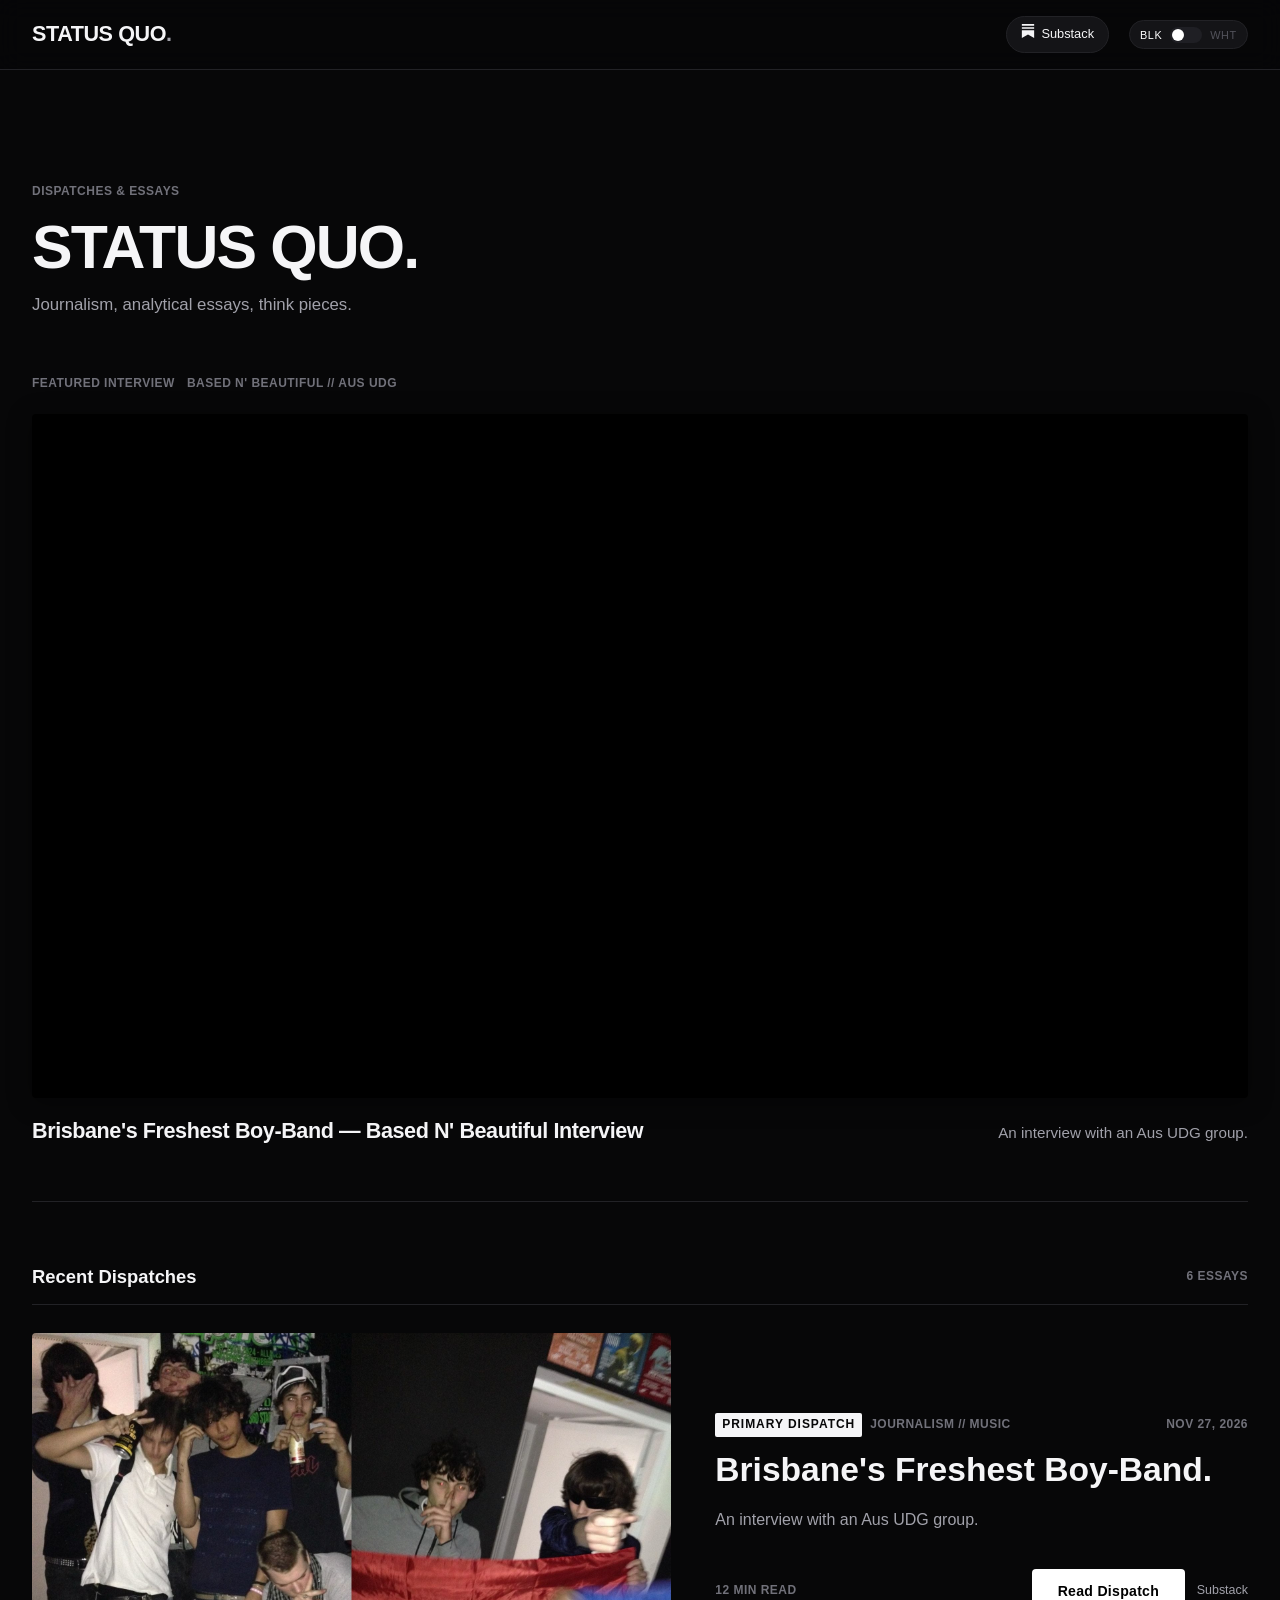
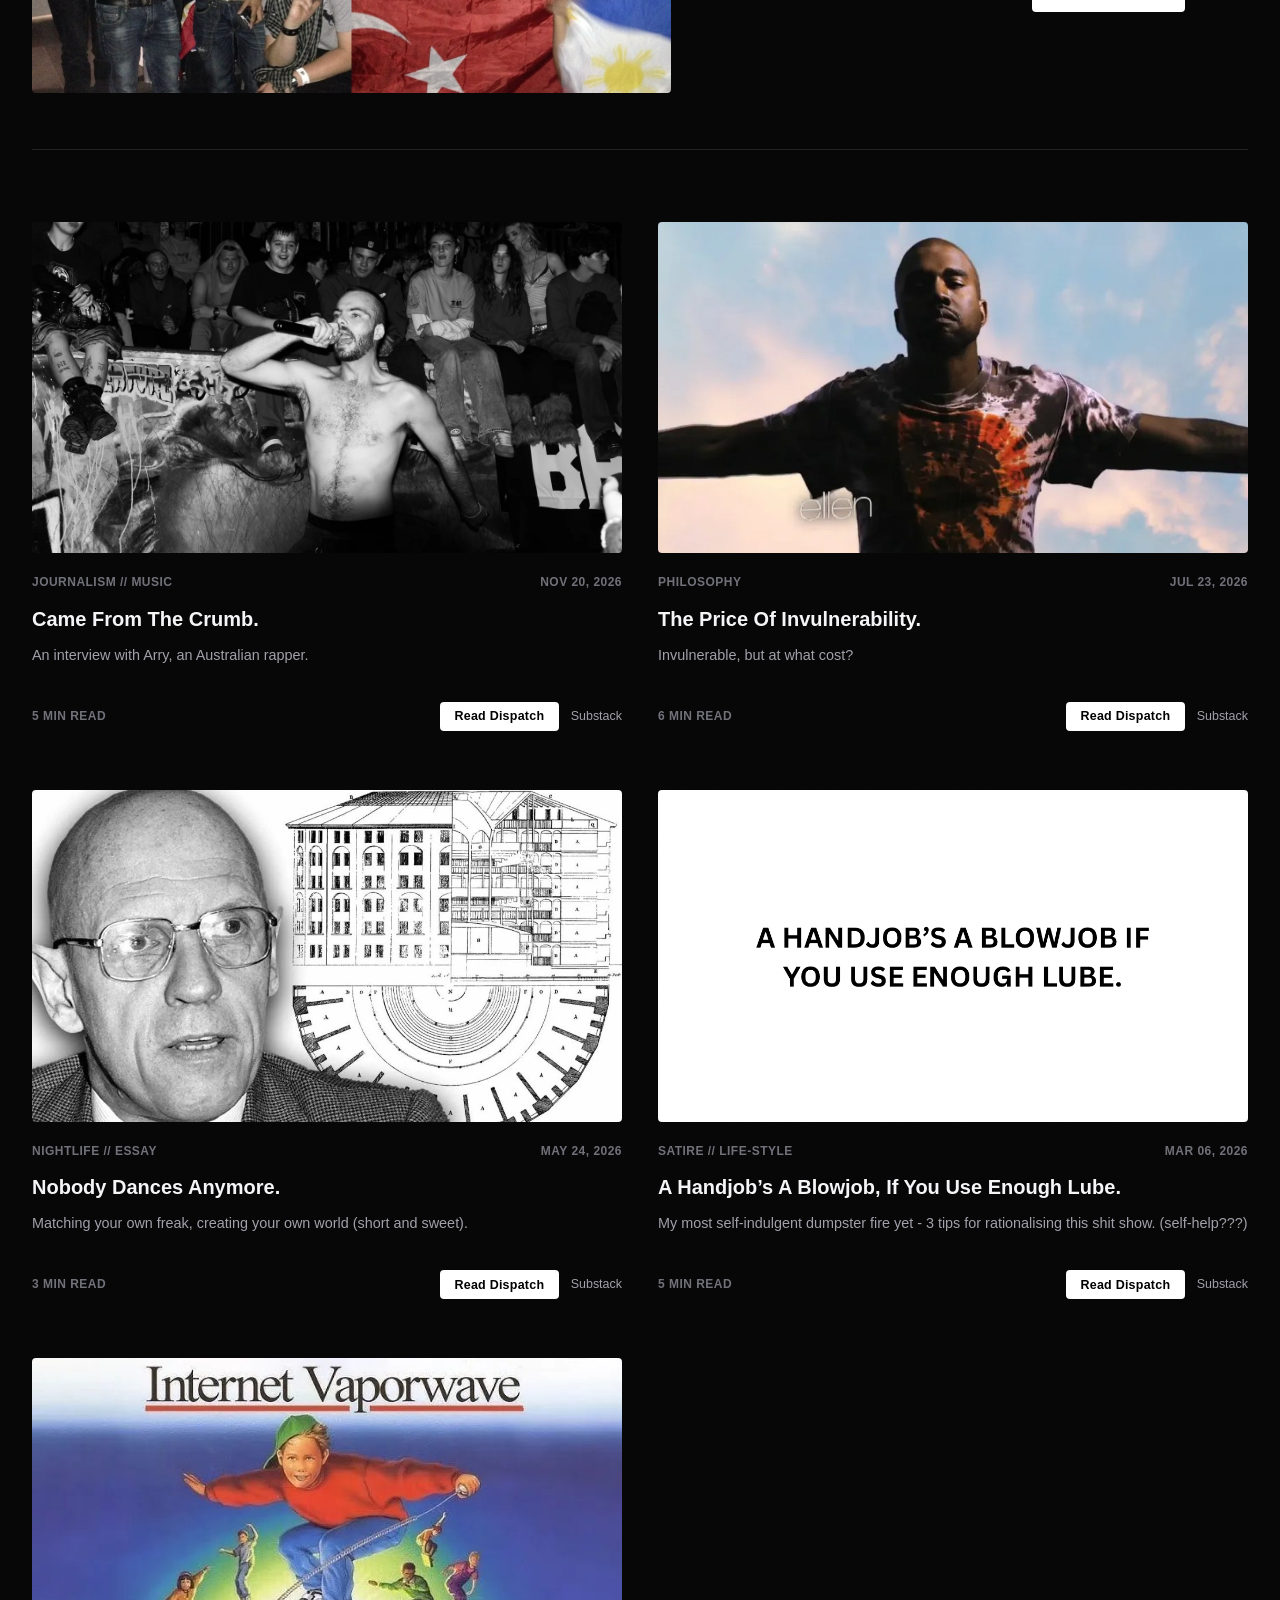
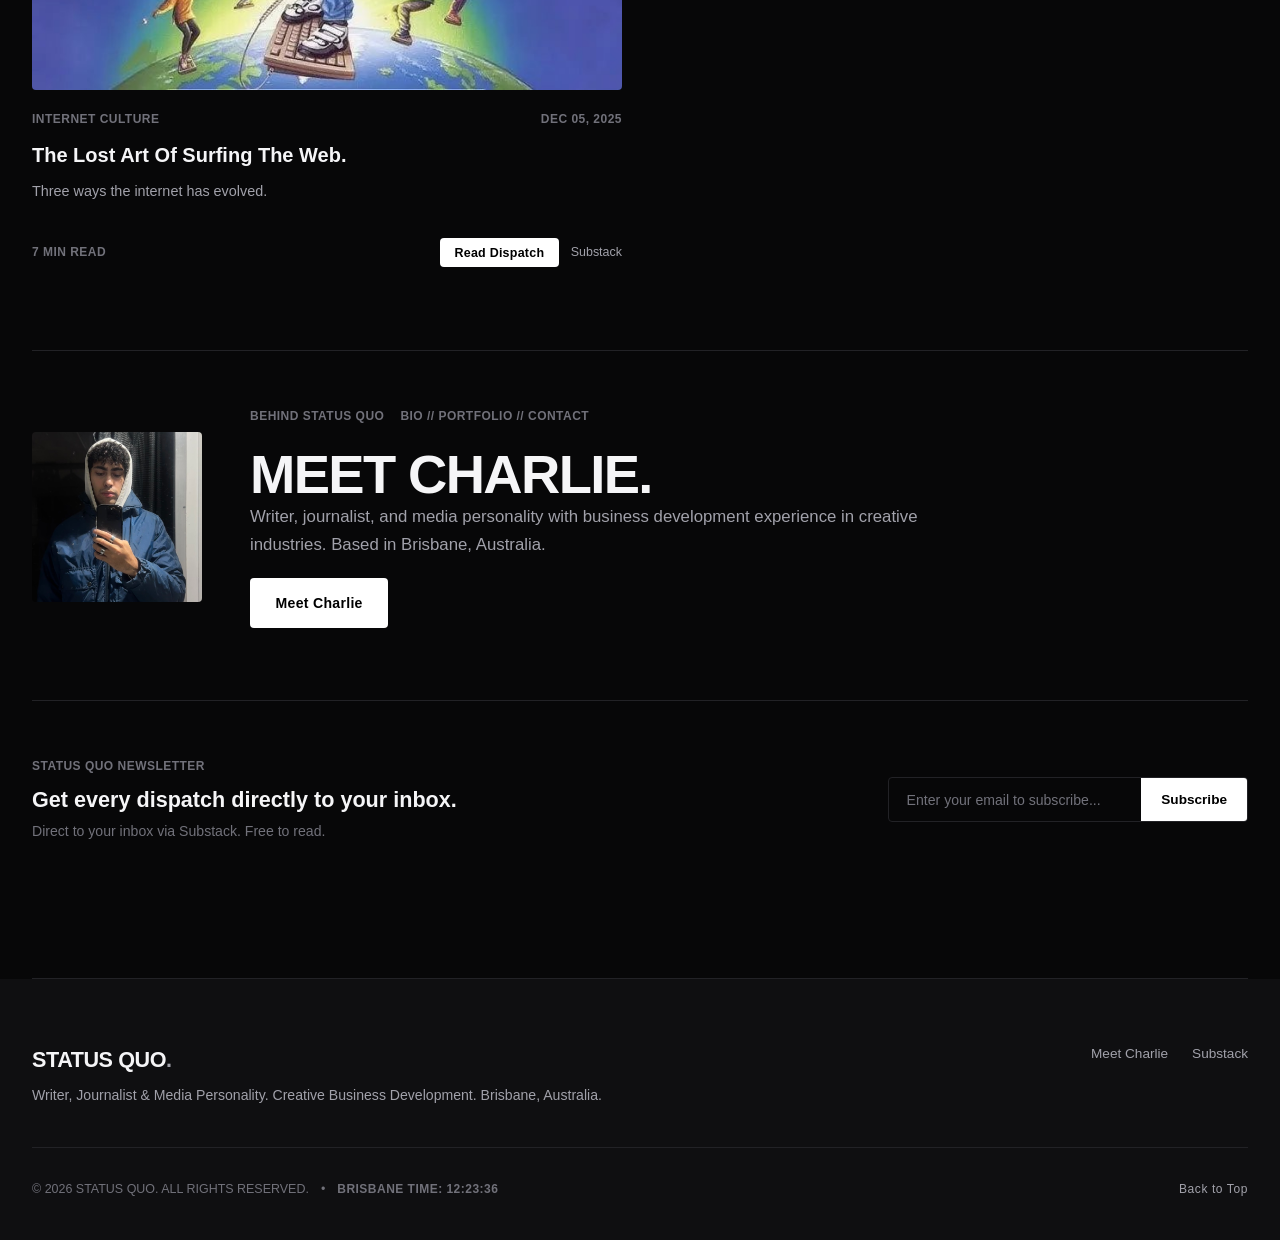
<file: index.html>
<!DOCTYPE html>
<html lang="en" data-theme="dark">
<head>
  <meta charset="UTF-8">
  <meta name="viewport" content="width=device-width, initial-scale=1.0">
  <title>STATUS QUO.</title>
  <meta name="description" content="Status Quo. — Cultural critique, unfiltered gonzo journalism, and essays on navigating modern life. Based in Brisbane, Australia.">

  <!-- Open Graph -->
  <meta property="og:title" content="STATUS QUO.">
  <meta property="og:description" content="Cultural critique, unfiltered gonzo journalism, and essays on navigating modern life. Brisbane, Australia.">
  <meta property="og:type" content="website">
  <meta property="og:image" content="./substack_logo.png">

  <link rel="stylesheet" href="./style.css">
</head>
<body data-page="blog">

  <!-- Sticky Minimal Navigation -->
  <header class="site-header" id="header">
    <div class="nav-container">
      <a href="./index.html" class="brand-link" aria-label="Status Quo Home">
        <span class="brand-logo-text">STATUS QUO<span class="dot">.</span></span>
      </a>

      <div class="nav-actions">
        <!-- Substack Outlink -->
        <a href="https://cheerscharlie.substack.com/" target="_blank" rel="noopener noreferrer" class="substack-pill-btn" title="Visit Cheers Charlie Substack">
          <span class="substack-icon">
            <svg width="14" height="14" viewBox="0 0 24 24" fill="currentColor">
              <path d="M22.539 8.242H1.46V5.406h21.08v2.836zM1.46 10.812V24L12 18.11 22.54 24V10.812H1.46zM22.54 0H1.46v2.836h21.08V0z"/>
            </svg>
          </span>
          <span class="substack-text">Substack</span>
        </a>

        <!-- Black Mode / White Mode Switch -->
        <button id="theme-toggle" class="theme-toggle-btn" aria-label="Toggle Black/White Theme" title="Toggle Black/White Mode (Press 'T')">
          <span class="theme-mode-label dark-label">BLK</span>
          <div class="toggle-slider">
            <span class="toggle-thumb"></span>
          </div>
          <span class="theme-mode-label light-label">WHT</span>
        </button>
      </div>
    </div>
  </header>

  <main class="page-main">
    <div class="section-container">

      <!-- ===================================================================
           1. FEED VIEW (Articles List & Substack Banner)
           =================================================================== -->
      <section class="section blog-page-section blog-feed-view" id="blog-feed-view">

        <!-- ===================================================================
             MAIN PUBLICATION HEADER (ABOVE ALL ON LANDING PAGE)
             =================================================================== -->
        <div class="section-header">
          <div class="section-meta">
            <span class="section-tag mono-tag">DISPATCHES & ESSAYS</span>
          </div>
          <div class="section-title-row">
            <h1 class="section-title">STATUS QUO.</h1>
            <p class="section-subtitle">
              Journalism, analytical essays, think pieces.
            </p>
          </div>
        </div>

        <!-- ===================================================================
             HERO FEATURED VIDEO
             =================================================================== -->
        <div class="landing-hero-video" id="landing-hero-video">
          <div class="landing-hero-video-meta">
            <span class="section-tag mono-tag">FEATURED INTERVIEW</span>
            <span class="section-tag mono-tag">BASED N' BEAUTIFUL // AUS UDG</span>
          </div>
          <div class="landing-hero-video-wrap" id="landing-hero-video-wrap">
            <iframe 
              src="https://www.youtube.com/embed/Ctrw0wUWZzY?rel=0&playsinline=1" 
              title="Brisbane's Freshest Boy-band - Based N' Beautiful Interview" 
              frameborder="0" 
              allow="accelerometer; autoplay; clipboard-write; encrypted-media; gyroscope; picture-in-picture; web-share" 
              referrerpolicy="strict-origin-when-cross-origin" 
              allowfullscreen>
            </iframe>
          </div>
          <div class="landing-hero-video-caption">
            <h2 class="landing-hero-video-title">Brisbane's Freshest Boy-Band &mdash; Based N' Beautiful Interview</h2>
            <p class="landing-hero-video-sub">An interview with an Aus UDG group.</p>
          </div>
        </div>

        <!-- Articles Feed Header -->
        <div class="articles-feed-header">
          <h2 class="articles-subheading">Recent Dispatches</h2>
          <span class="mono-tag" id="article-count">5 ESSAYS</span>
        </div>

        <!-- Articles Grid (Injected via script.js) -->
        <div class="articles-grid" id="articles-feed">
          <!-- Dynamically populated from posts-data.js -->
        </div>

        <!-- ===================================================================
             BOTTOM NAVIGATION GATEWAY TO MEET CHARLIE (ONLY WAY TO ACCESS)
             =================================================================== -->
        <section class="meet-charlie-teaser-section" id="meet-charlie-gateway">
          <div class="meet-charlie-card">
            <div class="meet-charlie-portrait-col">
              <img src="./charlie_avatar.png" alt="Charlie — Writer &amp; Journalist" class="meet-charlie-thumb-img">
            </div>
            <div class="meet-charlie-content-col">
              <div class="meet-charlie-meta">
                <span class="mono-tag">BEHIND STATUS QUO</span>
                <span class="mono-tag">BIO // PORTFOLIO // CONTACT</span>
              </div>
              <div class="meet-charlie-body">
                <h2 class="meet-charlie-headline">MEET CHARLIE.</h2>
                <p class="meet-charlie-sub">
                  Writer, journalist, and media personality with business development experience in creative industries. Based in Brisbane, Australia.
                </p>
              </div>
              <div>
                <a href="./meet-charlie.html" class="btn-minimal">
                  <span>Meet Charlie</span>
                </a>
              </div>
            </div>
          </div>
        </section>

        <!-- Newsletter Subscription Box (Under Meet Charlie Banner) -->
        <div class="feed-subscribe-card">
          <div class="feed-subscribe-header">
            <span class="mono-tag">STATUS QUO NEWSLETTER</span>
            <h3 class="feed-subscribe-title">Get every dispatch directly to your inbox.</h3>
            <p class="feed-subscribe-desc">Direct to your inbox via Substack. Free to read.</p>
          </div>
          <form 
            class="newsletter-box" 
            action="https://cheerscharlie.substack.com/subscribe" 
            method="get" 
            target="_blank"
          >
            <div class="newsletter-input-wrap">
              <input 
                type="email" 
                name="email" 
                class="newsletter-input" 
                placeholder="Enter your email to subscribe..." 
                required
              >
              <button type="submit" class="newsletter-submit-btn">
                <span>Subscribe</span>
              </button>
            </div>
          </form>
        </div>

      </section>

      <!-- ===================================================================
           2. FULL ARTICLE ON-SITE READER VIEW (UP TO PAYWALL CUT-OFF)
           =================================================================== -->
      <article class="article-reader-view" id="article-reader-view" aria-hidden="true">
        <!-- Top Reader Navigation -->
        <div class="reader-top-nav">
          <button id="reader-back-btn" class="back-to-feed-btn" title="Back to all dispatches">
            <span>Back to all dispatches</span>
          </button>
          <a id="reader-substack-link" href="#" target="_blank" rel="noopener noreferrer" class="btn-ghost">
            <span>Read on Substack</span>
          </a>
        </div>

        <!-- Article Header -->
        <header class="reader-header">
          <div class="reader-meta-row">
            <span class="mono-tag" id="reader-tag">CULTURE // GONZO</span>
            <span class="mono-tag" id="reader-date">AUG 27, 2026</span>
          </div>
          <h1 class="reader-title" id="reader-title">Article Title</h1>
          <div class="reader-byline">
            <span>Brisbane, Australia</span> • <span id="reader-read-time">4 MIN READ</span>
          </div>
        </header>

        <!-- Full Ripped Article Body Prose (Up to Paywall) -->
        <div class="article-content-prose" id="reader-body">
          <!-- Substack HTML injected here -->
        </div>

        <!-- Paywall Cut-Off Callout Box -->
        <div class="paywall-cutoff-box">
          <div class="paywall-fade-overlay"></div>
          <div class="paywall-lock-icon">
            <svg width="24" height="24" viewBox="0 0 24 24" fill="none" stroke="currentColor" stroke-width="2">
              <rect x="3" y="11" width="18" height="11" rx="2" ry="2"></rect>
              <path d="M7 11V7a5 5 0 0 1 10 0v4"></path>
            </svg>
          </div>
          <span class="mono-tag">STATUS QUO EXCLUSIVE</span>
          <h3 class="paywall-title">Continue reading on Substack</h3>
          <p class="paywall-desc">
            This dispatch continues behind the paywall. Read the full essay and support independent writing directly on Substack.
          </p>
          <a id="paywall-link-btn" href="#" target="_blank" rel="noopener noreferrer" class="btn-minimal btn-paywall">
            <span>Read Full Essay on Substack</span>
          </a>
        </div>

        <!-- Reader Bottom Navigation -->
        <div class="reader-bottom-nav">
          <button id="reader-back-bottom-btn" class="btn-ghost">
            <span>Back to All Dispatches</span>
          </button>
        </div>
      </article>

    </div>
  </main>

  <!-- SITE FOOTER -->
  <footer class="site-footer">
    <div class="footer-container">
      <div class="footer-top">
        <div class="footer-brand">
          <span class="brand-logo-text">STATUS QUO<span class="dot">.</span></span>
          <p class="footer-tagline">Writer, Journalist & Media Personality. Creative Business Development. Brisbane, Australia.</p>
        </div>

        <div class="footer-nav">
          <a href="./meet-charlie.html">Meet Charlie</a>
          <a href="https://cheerscharlie.substack.com/" target="_blank" rel="noopener noreferrer">Substack</a>
        </div>
      </div>

      <div class="footer-bottom">
        <div class="footer-info">
          <span>© 2026 STATUS QUO. ALL RIGHTS RESERVED.</span>
          <span class="footer-sep">•</span>
          <span id="live-clock" class="mono-tag">BRISBANE TIME: --:--:--</span>
        </div>
        <button id="back-to-top" class="back-to-top-btn" title="Back to top">
          Back to Top
        </button>
      </div>
    </div>
  </footer>

  <script src="./posts-data.js"></script>
  <script src="./script.js"></script>
</body>
</html>
</file>
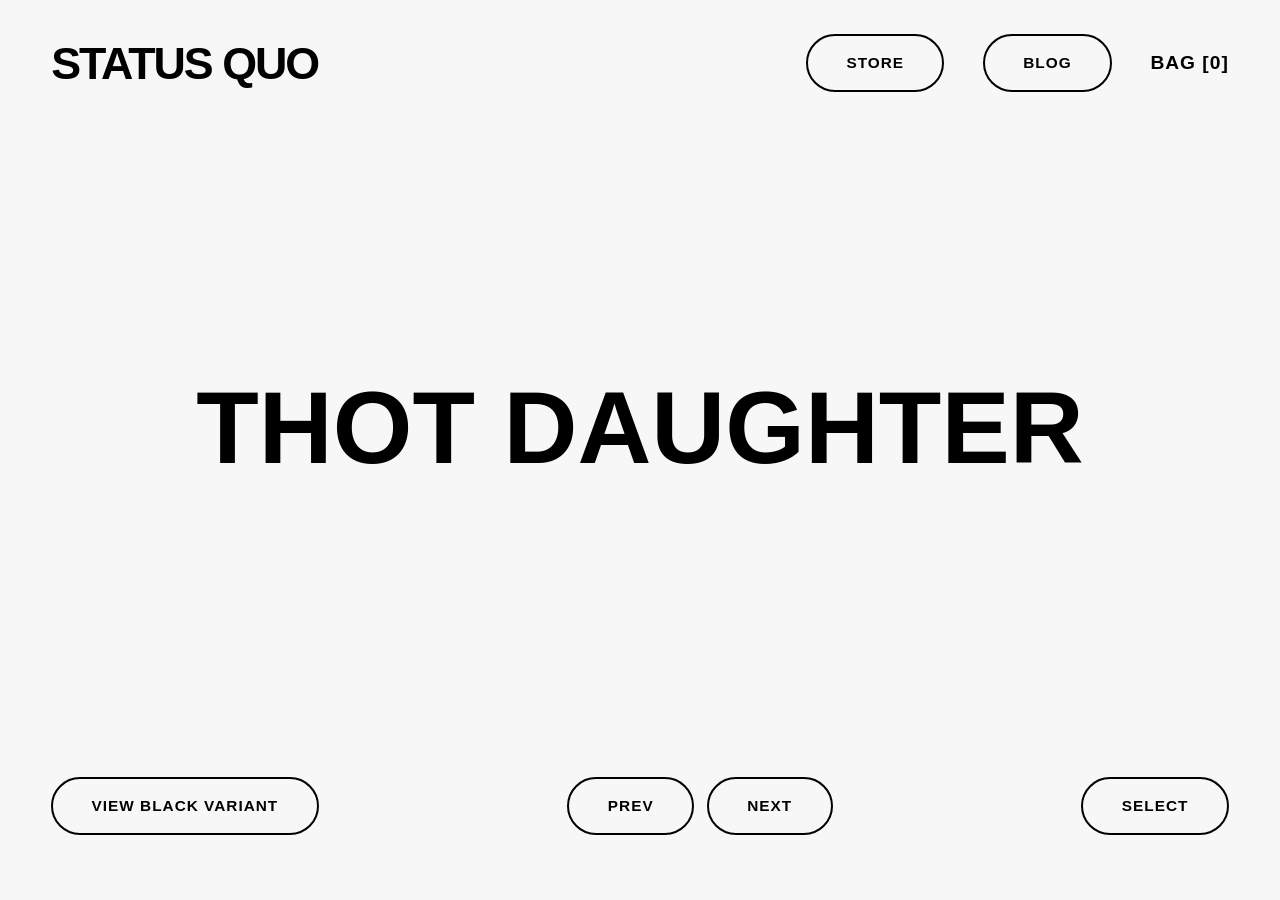
<file: Index.html>
<!DOCTYPE html>
<html lang="en">
<head>
    <meta charset="UTF-8">
    <meta name="viewport" content="width=device-width, initial-scale=1.0, maximum-scale=1.0, user-scalable=no">
    <title>STATUS QUO</title>
    <style>
        /* CSS Reset and Lock Scrolling */
        * {
            box-sizing: border-box;
            margin: 0;
            padding: 0;
        }

        html, body {
            height: 100vh;
            width: 100vw;
            overflow: hidden; 
            font-family: 'Helvetica Neue', Helvetica, Arial, sans-serif;
            background-color: #f7f7f7;
            color: #000000;
            transition: background-color 0.4s ease, color 0.4s ease;
        }

        /* Black Variant Theme */
        body.black-variant {
            background-color: #0a0a0a;
            color: #ffffff;
        }

        /* Layout Container */
        .container {
            display: flex;
            flex-direction: column;
            height: 100%;
            width: 100%;
            padding: 2vh 4vw;
        }

        /* Header Elements */
        header {
            display: flex;
            justify-content: space-between;
            align-items: center;
            height: 10vh;
            flex-shrink: 0;
        }

        .logo {
            font-weight: 900;
            font-size: clamp(1.8rem, 3.5vw, 3rem);
            letter-spacing: -2px;
            text-transform: uppercase;
        }

        .header-right {
            display: flex;
            align-items: center;
            gap: 3vw;
        }

        .header-btn {
            padding: clamp(0.4rem, 1vh, 0.8rem) clamp(1rem, 2vw, 2rem);
            font-size: clamp(0.7rem, 1vw, 0.9rem);
        }

        .cart {
            font-weight: 700;
            font-size: clamp(1rem, 1.5vw, 1.2rem);
            text-transform: uppercase;
            letter-spacing: 1px;
            transition: all 0.3s ease;
        }

        /* View Management */
        .view {
            display: flex;
            flex-direction: column;
            flex-grow: 1;
            width: 100%;
        }

        .hidden {
            display: none !important;
        }

        /* Central Product Display */
        .main-content {
            flex-grow: 1;
            display: flex;
            flex-direction: column;
            justify-content: center;
            align-items: center;
            height: 70vh;
            padding: 0 5vw;
        }

        .slogan-container {
            width: 100%;
            display: flex;
            justify-content: center;
            align-items: center;
        }

        .slogan-text {
            font-size: clamp(3rem, 8vw, 7rem);
            font-weight: 900;
            line-height: 0.85;
            text-transform: uppercase;
            text-align: center;
            word-wrap: break-word;
            color: #000000;
            transition: color 0.4s ease, opacity 0.2s ease;
        }

        body.black-variant .slogan-text {
            color: #ffffff;
        }

        .price-tag {
            font-size: clamp(1.2rem, 2vw, 1.5rem);
            font-weight: 800;
            margin-top: 3vh;
            text-transform: uppercase;
            letter-spacing: 2px;
        }

        /* Size Selector */
        .size-selector {
            display: flex;
            justify-content: center;
            align-items: center;
            gap: 2vw;
            margin-top: 4vh;
        }

        .size-btn {
            background: none;
            border: 2px solid #000000;
            border-radius: 50%;
            width: clamp(3rem, 5vw, 4rem);
            height: clamp(3rem, 5vw, 4rem);
            padding: 0;
            display: flex;
            justify-content: center;
            align-items: center;
            font-size: clamp(0.9rem, 1.5vw, 1.2rem);
            font-weight: 800;
            cursor: pointer;
            transition: all 0.3s cubic-bezier(0.25, 0.8, 0.25, 1);
            color: #000000;
        }

        .size-btn.active {
            background-color: #000000;
            color: #ffffff;
        }

        body.black-variant .size-btn {
            border-color: #ffffff;
            color: #ffffff;
        }

        body.black-variant .size-btn.active {
            background-color: #ffffff;
            color: #000000;
        }

        /* Controls Section */
        .controls {
            display: flex;
            justify-content: space-between;
            align-items: center;
            height: 15vh;
            padding-bottom: 2vh;
            flex-shrink: 0;
        }

        .controls.centered {
            justify-content: center;
            gap: 2vw;
        }

        .action-btn {
            background: none;
            border: 2px solid #000000;
            border-radius: 50px; 
            padding: clamp(0.8rem, 2vh, 1.2rem) clamp(1.5rem, 3vw, 3rem);
            font-size: clamp(0.8rem, 1.2vw, 1rem);
            font-weight: 800;
            cursor: pointer;
            text-transform: uppercase;
            letter-spacing: 1px;
            transition: all 0.3s cubic-bezier(0.25, 0.8, 0.25, 1);
            color: #000000;
        }

        body.black-variant .action-btn {
            border-color: #ffffff;
            color: #ffffff;
        }

        .action-btn:hover, .action-btn:active {
            background-color: #000000;
            color: #ffffff;
            transform: translateY(-2px);
        }

        body.black-variant .action-btn:hover, body.black-variant .action-btn:active {
            background-color: #ffffff;
            color: #000000;
        }

        .nav-group {
            display: flex;
            gap: 1vw;
        }

        /* Blog Section */
        .blog-view-container {
            display: block; 
            width: 100%;
            height: 90vh;
            overflow-y: auto;
            -webkit-overflow-scrolling: touch; 
            padding: 2vh 5vw 10vh 5vw;
        }

        .blog-article {
            max-width: 800px;
            margin: 0 auto;
            line-height: 1.7;
            font-size: 1.1rem;
        }

        .blog-article h1 {
            font-size: clamp(2rem, 5vw, 3.5rem);
            font-weight: 900;
            margin-bottom: 2rem;
            text-transform: uppercase;
            line-height: 1.1;
        }

        .blog-article .blog-subtitle {
            font-size: 0.55em;
            font-weight: 700;
            display: block;
            margin-top: 0.5rem;
            color: #555;
        }

        body.black-variant .blog-article .blog-subtitle {
            color: #aaa;
        }

        .blog-article h2 {
            font-size: 1.5rem;
            margin-top: 3rem;
            margin-bottom: 1rem;
            text-transform: uppercase;
            font-weight: 800;
        }

        .blog-article p {
            margin-bottom: 1.5rem;
        }

        .blog-article blockquote {
            font-size: 1.3rem;
            font-style: italic;
            border-left: 4px solid #000000;
            padding-left: 1.5rem;
            margin: 2.5rem 0;
            font-weight: 700;
        }

        body.black-variant .blog-article blockquote {
            border-left-color: #ffffff;
        }

        .blog-footer-controls {
            margin-top: 4rem;
            display: flex;
            justify-content: flex-start;
        }

        /* Mobile Optimisation */
        @media (max-width: 768px) {
            .controls {
                flex-direction: column;
                justify-content: space-around;
                height: 25vh;
            }
            .controls.centered {
                flex-direction: column;
            }
            .slogan-text {
                font-size: clamp(2.5rem, 12vw, 4rem);
            }
            .size-selector {
                gap: 5vw;
            }
            .size-btn {
                width: clamp(3.5rem, 15vw, 4.5rem);
                height: clamp(3.5rem, 15vw, 4.5rem);
            }
            .nav-group {
                gap: 4vw;
            }
            .action-btn {
                width: 100%;
                max-width: 300px;
            }
            .header-right {
                gap: 5vw;
            }
        }
    </style>
</head>
<body>

    <div class="container">
        <header>
            <div class="logo">STATUS QUO</div>
            <div class="header-right">
                <button class="action-btn header-btn" id="storeNavBtn">Store</button>
                <button class="action-btn header-btn" id="blogNavBtn">Blog</button>
                <div class="cart" id="cartDisplay">Bag [0]</div>
            </div>
        </header>

        <div id="browseView" class="view">
            <main class="main-content">
                <div class="slogan-container">
                    <div class="slogan-text" id="browseSlogan">THOT DAUGHTER</div>
                </div>
            </main>

            <nav class="controls">
                <button class="action-btn" id="variantToggleBtn">View Black Variant</button>
                
                <div class="nav-group">
                    <button class="action-btn" id="prevBtn">Prev</button>
                    <button class="action-btn" id="nextBtn">Next</button>
                </div>

                <button class="action-btn" id="selectBtn">Select</button>
            </nav>
        </div>

        <div id="productView" class="view hidden">
            <main class="main-content">
                <div class="slogan-container">
                    <div class="slogan-text" id="productSlogan">THOT DAUGHTER</div>
                </div>
                
                <div class="price-tag">$50 AUD</div>

                <div class="size-selector">
                    <button class="size-btn">XS</button>
                    <button class="size-btn active">S</button>
                    <button class="size-btn">M</button>
                </div>
            </main>

            <nav class="controls centered">
                <button class="action-btn" id="backBtn">Back</button>
                <button class="action-btn" id="addToCartBtn">Add to Cart</button>
            </nav>
        </div>

        <div id="blogView" class="blog-view-container hidden">
            <article class="blog-article">
                <h1>Nobody Dances Anymore. <span class="blog-subtitle">The Panopticon Effect.</span></h1>

                <p>WSJ, posted an article about artists like Kaytranada and Tyler The Creator publicly calling out the increasing static crowds during live Performances. Now, in the article that I just ripped that from, they cite that smartphones dominate our social lives, and many young concertgoers and club patrons are choosing stillness over dancing and feeling free, out of fear that they’ll be clipped on social media.</p>

                <p>Worried that moments of them unleashing their freak could be captured on camera immortalising them in shame. That’s what the article suggests. I’m not saying that’s exactly true for every party goer, but I’d like to draw your attention to something called the panopticon effect. Now, what is the panopticon effect? The Panopticon effect is a psychological phenomenon where people alter their behavior and self-regulate because they believe they might be watched, even if they aren't being directly observed at all times. Now, the 24/7 surveillance state, 1984 Orwellian-ass society that we live in definitely has impacted the way Gen Z experiences these shared spaces.</p>

                <p>I’m seeing it everywhere. I went to Deftones in Brisbane for the first night show, and for a band that rarely comes to Australia and may never come back, It was shocking to see that I was the only guy letting loose. Yes, all the emo goth kids were in their makeup and dark clothes, standing next to me in my Ralph Lauren polo and Timbs, yet I was the only one headbanging. Now I am probably the biggest known fan of Deftones, at least in the Southern Hemisphere so I am not going to blame or hate on anyone for not loving it as much as me I couldn’t use my neck or back for a week).</p>

                <p>Maybe they’re just not that popular in Brissy? But I would like to declare that the overall consensus that I got from other people was that the crowd was dead. Crowds dying directly because of social media? I don’t know, however clubs are shutting down in the UK every week, and more and more of us are going sober.</p>

                <blockquote>“400 clubs have closed in Britain – more than a third of the total number.”</blockquote>

                <p>Now, I don’t know if that means party culture is on the way out. Considering we’ve had things like the brat summer and Gen Z reportedly spending more on experiences as opposed to things, I think what’s really occurring is that we are becoming more socially reserved creatures on average. Close-friends on Instagram is the perfect example of big social media acknowledging and optimising for “quieter” avenues for ones to express themselves in hopes that their expressing themselves would keep them on the platform longer.</p>

                <p>But I think opening up more avenues for quiet expression, while valuable to those who do not wish to lead a public facing life. Also, unfortunately, allows for us to be more curated and more perfect on our social media accounts (which hold more weight in the real world every year). For some people, that’s a great thing, and I think they should definitely, still have access and control over the ways they wish to express themselves. But I do believe that inherently creates a culture where we do not share the most authentic things about ourselves, a world where expression and vulnerability are accepted and championed.</p>

                <p>I need people to be dancing for me to be able to feel comfortable enough to join in, to feel the rich, euphoric, endorphin-producing experience of a good boogie. If the dance culture dries up, I’m likely going with it and it’s happening in a lot more ways than just dancing. I am not a fearless leader (despite my Deftones experience), but observing this decline does make me believe that it’s a symptom of a greater problem. Dancing isn’t the only thing the panopticon effect is limiting.</p>

                <h2>Matching Your Own Freak.</h2>

                <p>I believe, in an all serious way, that nobody is normal, that normal doesn’t exist, and if you’re on anyone’s close friend's story, you will find that turned out to be true. When vulnerable, when boundaries are diminished, any human being you meet is undoubtedly more bizarre, more fucked up, and more complicated than you would ever imagine.</p>

                <blockquote>See Sonder: Sonder is the profound realisation that every random passerby is living a life as vivid, complex, and central to them as yours is to You. Obviously, we are social animals, and we live in environments where Appeasing social norms does wonders in promoting cohesion.</blockquote>

                <p>But when the scales tip too far in the wrong direction, we have a generation of people who no longer have fun, who no longer have the ability to match their own freak, who no longer have access to expressing themselves in the true and honest ways that actually form connections. I think authentic expression is one of the key ingredients of a great life because it directly influences the environment that you live in, no matter how big or how small, in your favour. You get out of what you put into life, so to speak. In a real-life example from my life again, sorry for being so self indulgent, I have been shitposting like crazy on my Instagram story recently.</p>

                <p>Just random Twitter-esque text posts in create mode, riffing jokes, or sharing my genuine analysis and music breakdowns on pieces of music that inspires or moves me.</p>

                <p>Now, obviously, people were very confused by the sudden switch in my social media usage. Some people thought I was crazy, some people I thought I was cranking too much Ritalin. But amongst that loud minority that expressed concern with my behaviour, a lot of people, and I mean people I would never expect, genuinely received these posts positively as fuck. I’ve never had so many people trying to connect with me over things that I actually cared about.</p>

                <p>I’ve realised time and time again, through many different forms, that truth, honesty, and vulnerability are one of mankind’s greatest throughlines for success. In vulnerability, in honesty, in truth, one can extrapolate their own humanity from another and that breeds connection. It opens me up to more friendships. It’s opened me up to more conversations about things that I actually want to talk about. All I had to do was just say what was on my mind, confidently while believing what I said had merit and value to the conversation inherently restructures the way it is delivered/received. Whether that be via text or in conversation, inherent self-belief and confident expression resonate with people positively, much like how, when we see someone dancing beautifully, it elicits this sensation within Us.</p>

                <p>I don’t know about you guys, but when I see a woman dancing, and she’s killing that shit, it doesn’t even have to be sultry in nature to absolutely engulf me.</p>

                <p>There’s something so sexy, not necessarily about the specific movements and poses, but about this complete absorption of self. Connecting your mind and body to deliver a kinetic form of communication that elicits emotion in others.</p>

                <p>The same sort of thing can be shown through music, or essentially any art form. Me just drinking a coffee in the morning, listening to my favourite songs, and writing a couple of riffy bits to post on my Instagram story allowed people to connect with me and engage with me about my personal interests and passions. This taught me that embracing my own freak, and really taking myself seriously about the things I cared about, wouldn’t isolate and alienate me because I am different. In fact, it would do quite the opposite.</p>

                <p>Authentic, honest expression rewarded me and others. Offering a unique (to you) perspective breaks social monotony and allows someone to experience fresh information that stimulates their brain and the way they think. They then engage with me, and I get to have a conversation about something I’m highly passionate about, which validates me, makes me feel seen and cared about.</p>

                <p>That just shows to me that it is a clear win-win situation. Matching your own freak is essential for your relationship with yourself and your relationship with others. In fact, I would go as far to say that it impacts your relationship with the world and completely reshapes how you’re able to observe or even create beauty in day-to-day actions.</p>

                <p>Giving yourself control, through agency and autonomy of thought and expression, builds your world in your favour. So what I’m trying to say is I really want you guys to put yourselves out there. I really want to see the rarest, truest form of anyone reading this, because that’s always the form of you that I’ve appreciated the most.</p>

                <p>Cheers,<br><br>Charlie</p>

                <div class="blog-footer-controls">
                    <button class="action-btn" id="returnToStoreBtn">Back to Store</button>
                </div>
            </article>
        </div>
    </div>

    <script>
        // Data Array
        const products = [
            "THOT DAUGHTER",
            "GAY SON",
            "THOT SON",
            "GAY DAUGHTER",
            "TRADE"
        ];

        // State Variables
        let currentIndex = 0;
        let isBlackVariant = false;
        let selectedSize = "S";
        let cartItems = 0;

        // DOM Elements
        const browseSlogan = document.getElementById('browseSlogan');
        const productSlogan = document.getElementById('productSlogan');
        const prevBtn = document.getElementById('prevBtn');
        const nextBtn = document.getElementById('nextBtn');
        const variantToggleBtn = document.getElementById('variantToggleBtn');
        const selectBtn = document.getElementById('selectBtn');
        const backBtn = document.getElementById('backBtn');
        const addToCartBtn = document.getElementById('addToCartBtn');
        const cartDisplay = document.getElementById('cartDisplay');
        const browseView = document.getElementById('browseView');
        const productView = document.getElementById('productView');
        const sizeBtns = document.querySelectorAll('.size-btn');
        const bodyElement = document.body;

        // Blog DOM Elements
        const storeNavBtn = document.getElementById('storeNavBtn');
        const blogNavBtn = document.getElementById('blogNavBtn');
        const blogView = document.getElementById('blogView');
        const returnToStoreBtn = document.getElementById('returnToStoreBtn');

        // Functions
        function updateSlogan() {
            browseSlogan.style.opacity = 0;
            productSlogan.style.opacity = 0;
            setTimeout(() => {
                browseSlogan.textContent = products[currentIndex];
                productSlogan.textContent = products[currentIndex];
                browseSlogan.style.opacity = 1;
                productSlogan.style.opacity = 1;
            }, 200);
        }

        // Event Listeners for Browsing
        prevBtn.addEventListener('click', () => {
            currentIndex = (currentIndex === 0) ? products.length - 1 : currentIndex - 1;
            updateSlogan();
        });

        nextBtn.addEventListener('click', () => {
            currentIndex = (currentIndex === products.length - 1) ? 0 : currentIndex + 1;
            updateSlogan();
        });

        // Toggle Styling Variant
        variantToggleBtn.addEventListener('click', () => {
            isBlackVariant = !isBlackVariant;
            if (isBlackVariant) {
                bodyElement.classList.add('black-variant');
                variantToggleBtn.textContent = "View White Variant";
            } else {
                bodyElement.classList.remove('black-variant');
                variantToggleBtn.textContent = "View Black Variant";
            }
        });

        // View Navigation (Store)
        selectBtn.addEventListener('click', () => {
            browseView.classList.add('hidden');
            productView.classList.remove('hidden');
            productSlogan.textContent = products[currentIndex]; 
        });

        backBtn.addEventListener('click', () => {
            productView.classList.add('hidden');
            browseView.classList.remove('hidden');
        });

        // View Navigation (Header Links)
        storeNavBtn.addEventListener('click', () => {
            blogView.classList.add('hidden');
            productView.classList.add('hidden');
            browseView.classList.remove('hidden');
        });

        blogNavBtn.addEventListener('click', () => {
            browseView.classList.add('hidden');
            productView.classList.add('hidden');
            blogView.classList.remove('hidden');
        });

        returnToStoreBtn.addEventListener('click', () => {
            blogView.classList.add('hidden');
            browseView.classList.remove('hidden');
        });

        // Size Selection logic
        sizeBtns.forEach(btn => {
            btn.addEventListener('click', () => {
                sizeBtns.forEach(b => b.classList.remove('active'));
                btn.classList.add('active');
                selectedSize = btn.textContent;
            });
        });

        // Cart Logic
        addToCartBtn.addEventListener('click', () => {
            cartItems++;
            cartDisplay.textContent = `Bag [${cartItems}]`;
            
            // Brief visual feedback on the button
            const originalText = addToCartBtn.textContent;
            addToCartBtn.textContent = "Added!";
            setTimeout(() => {
                addToCartBtn.textContent = originalText;
            }, 1000);
        });
    </script>
</body>
</html>
</file>
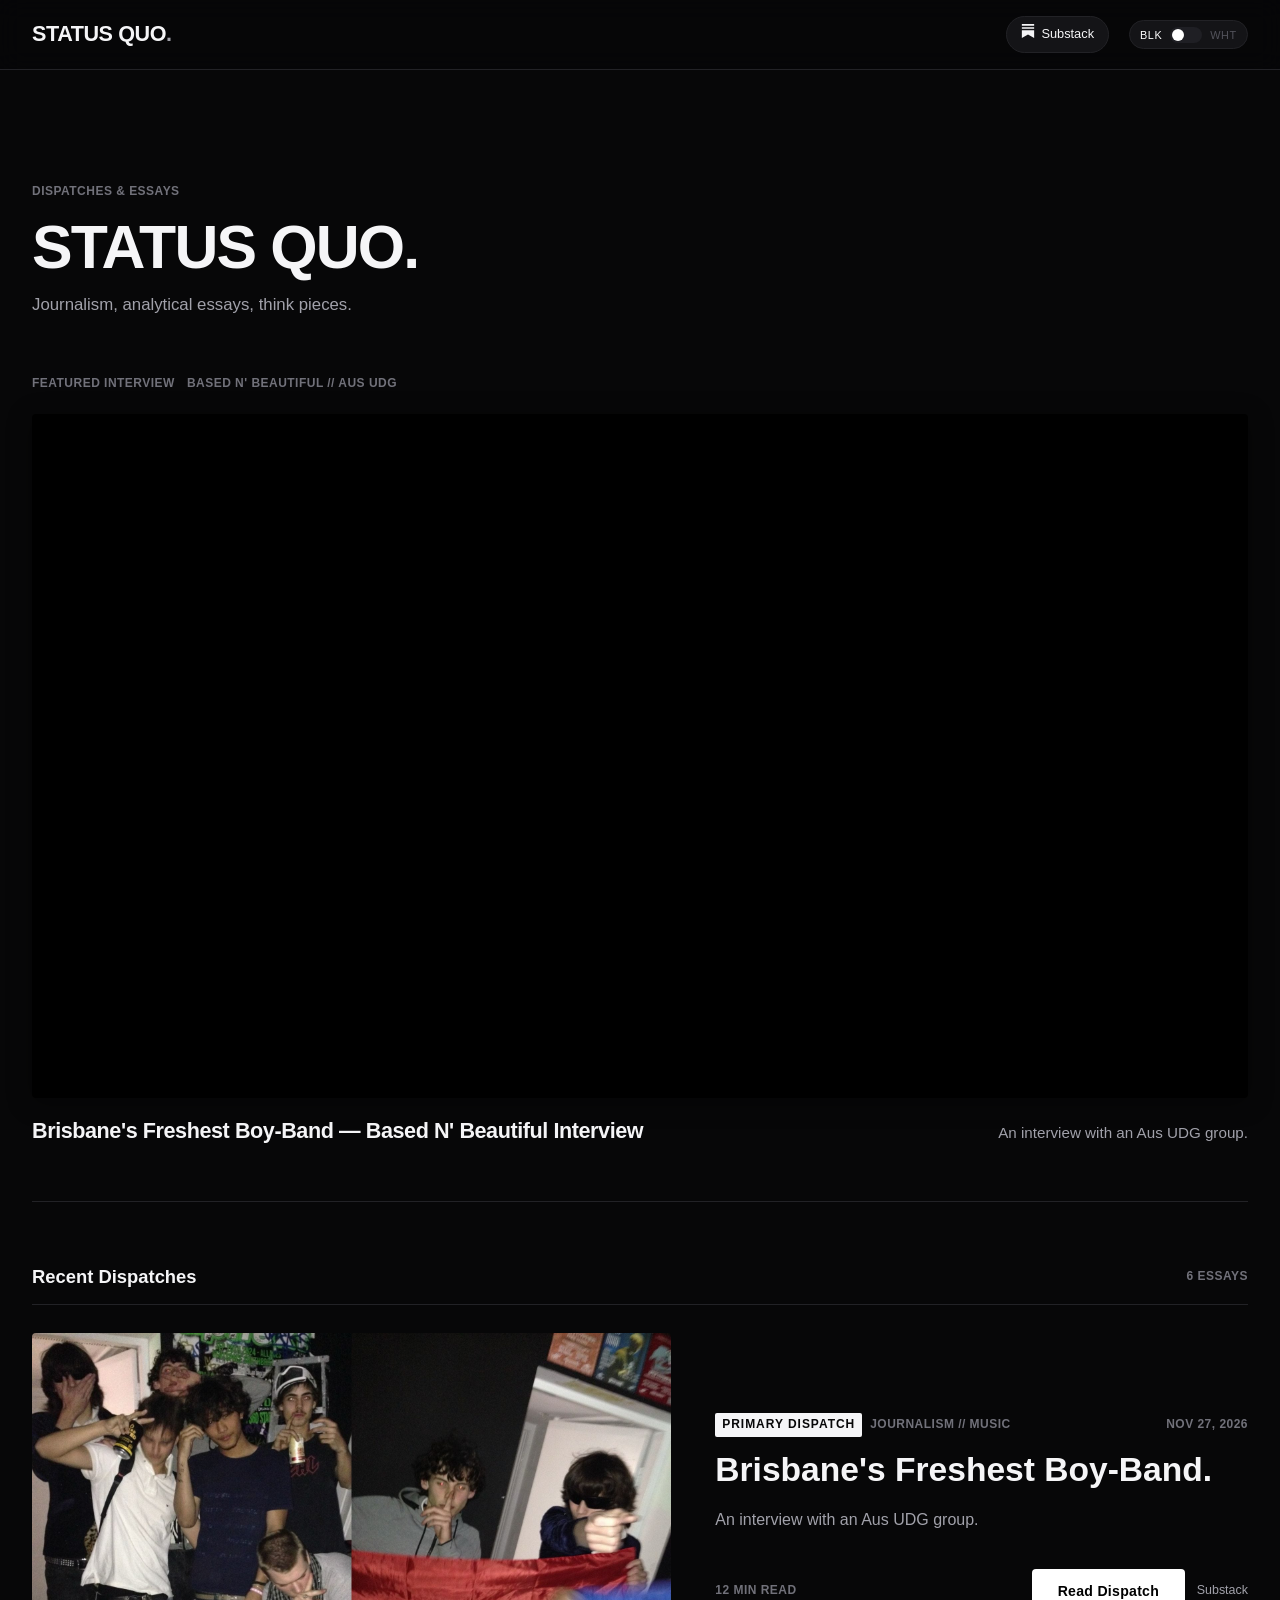
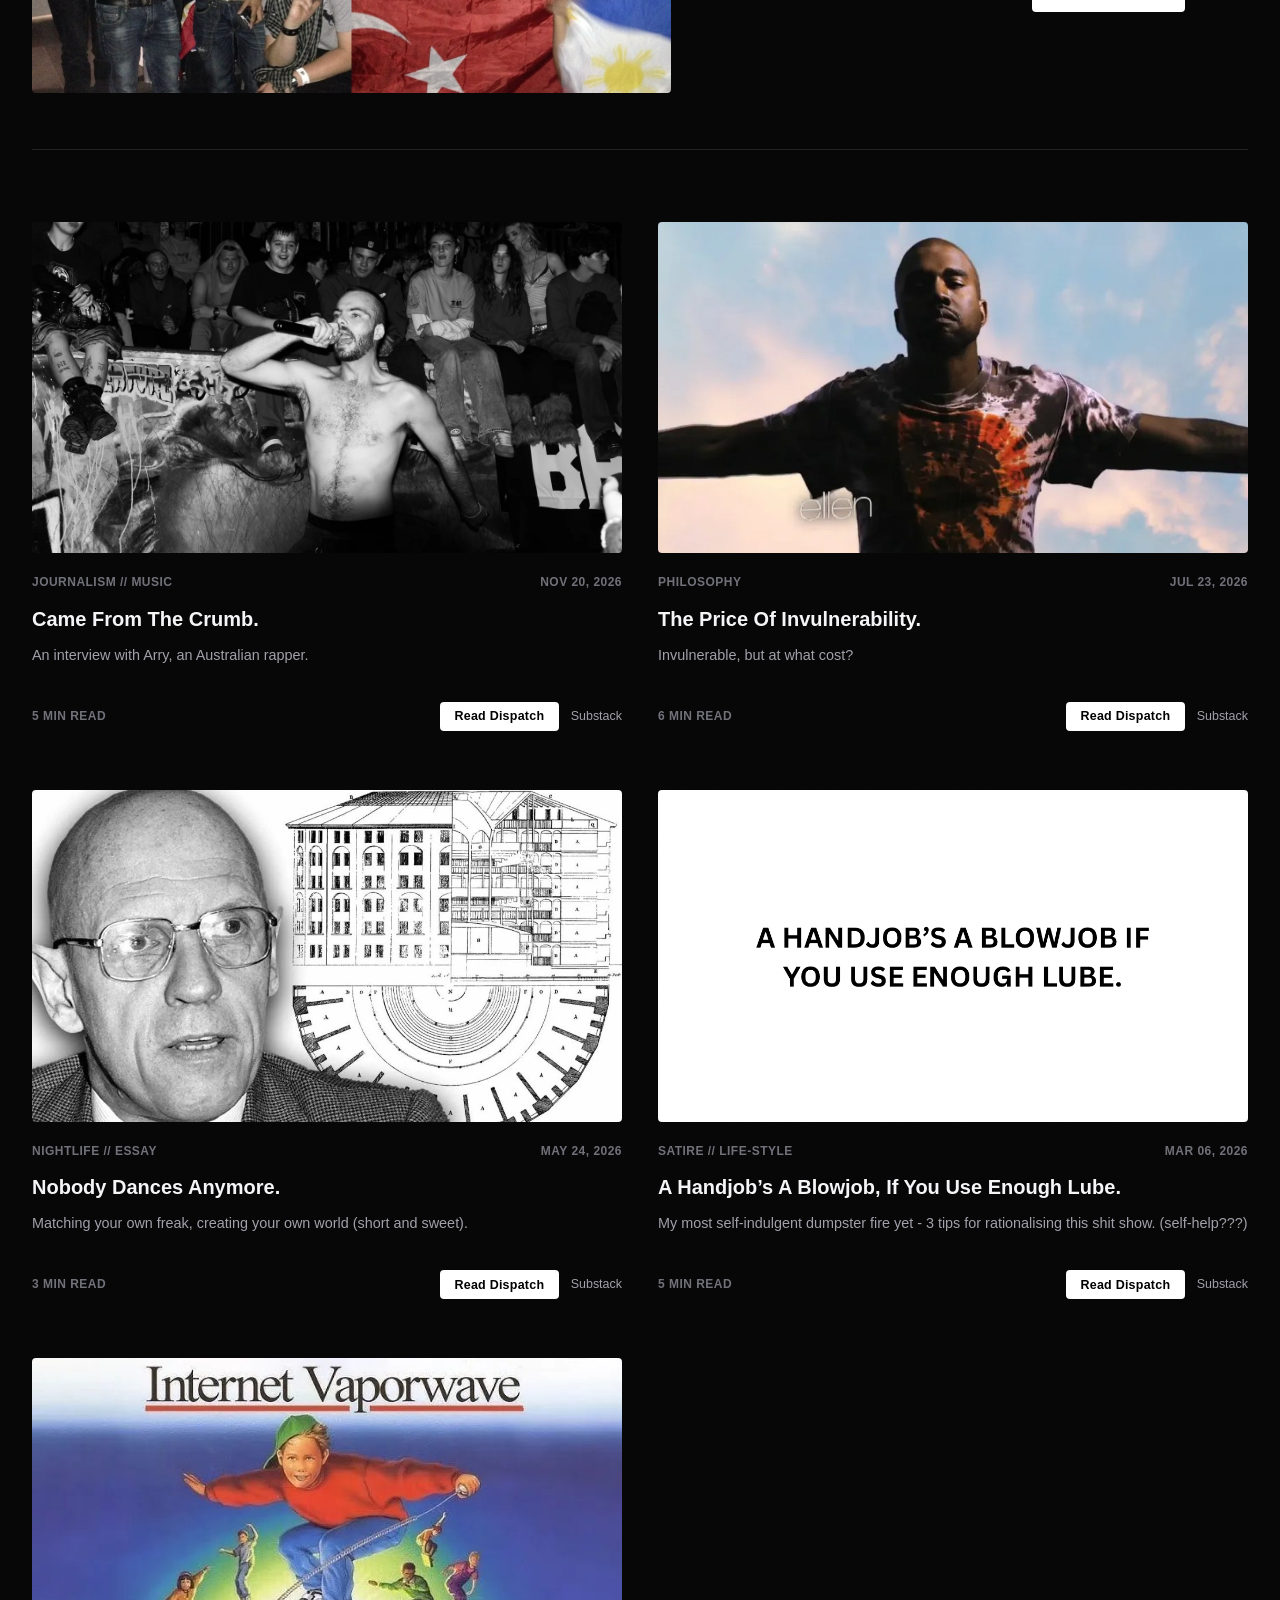
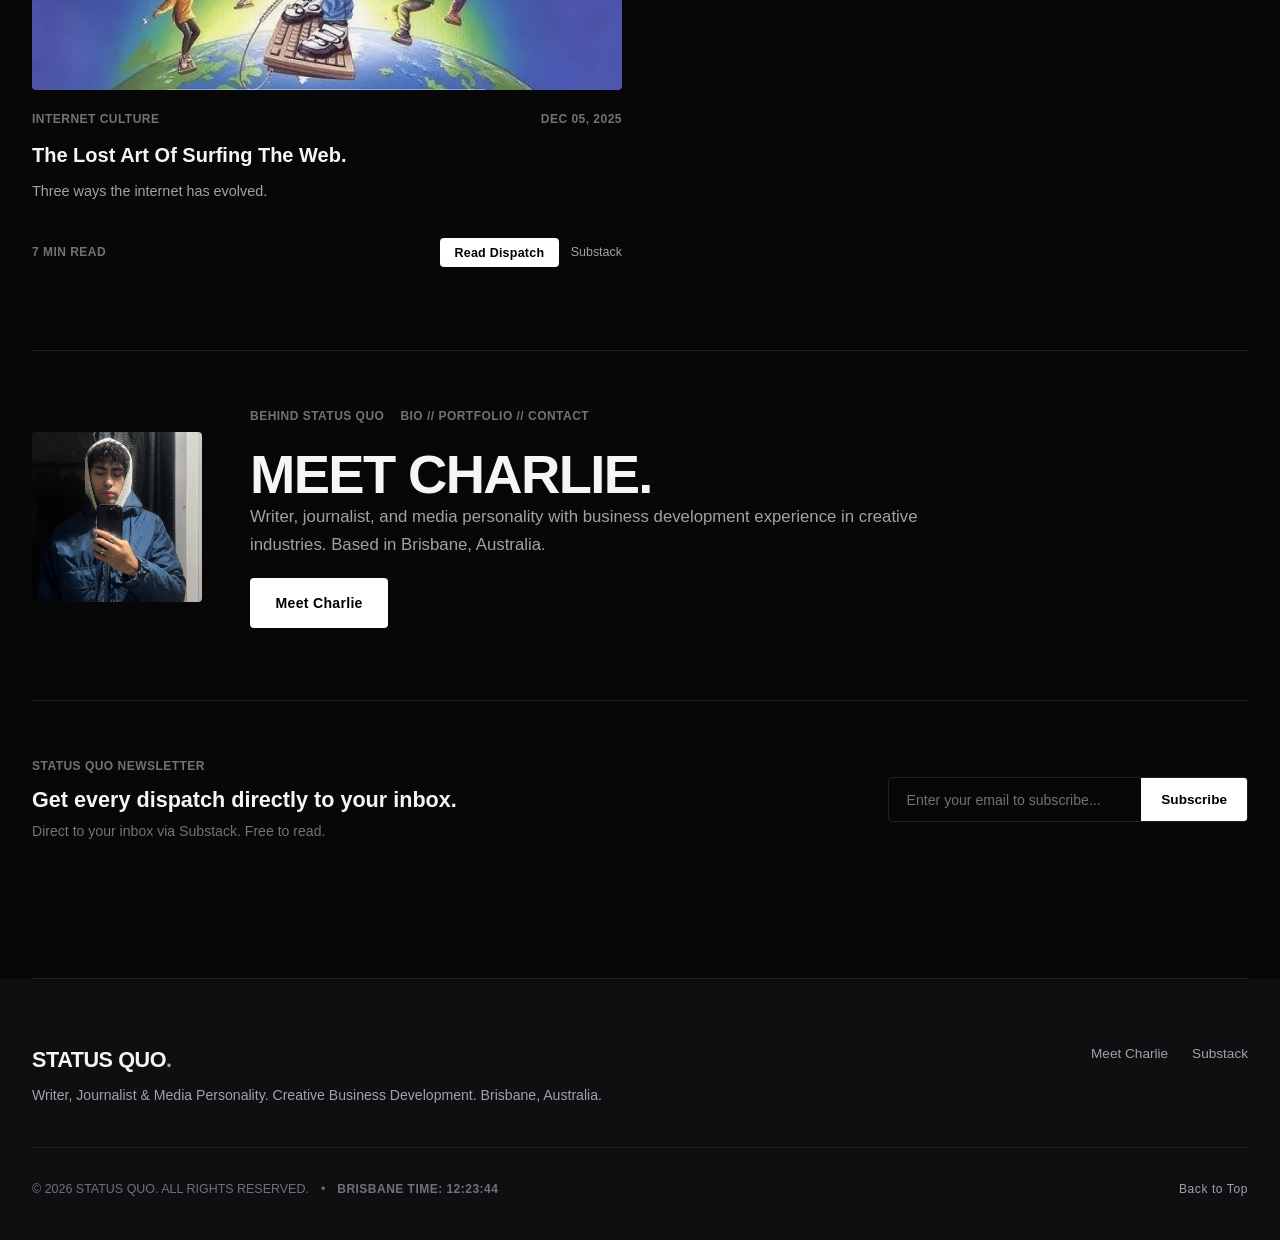
<file: blog.html>
<!DOCTYPE html>
<html lang="en">
<head>
  <meta charset="UTF-8">
  <meta http-equiv="refresh" content="0; url=./index.html">
  <title>Redirecting to Status Quo...</title>
  <script>window.location.href = "./index.html" + window.location.hash;</script>
</head>
<body>
  <p>Redirecting to <a href="./index.html">Status Quo Dispatches</a>...</p>
</body>
</html>
</file>
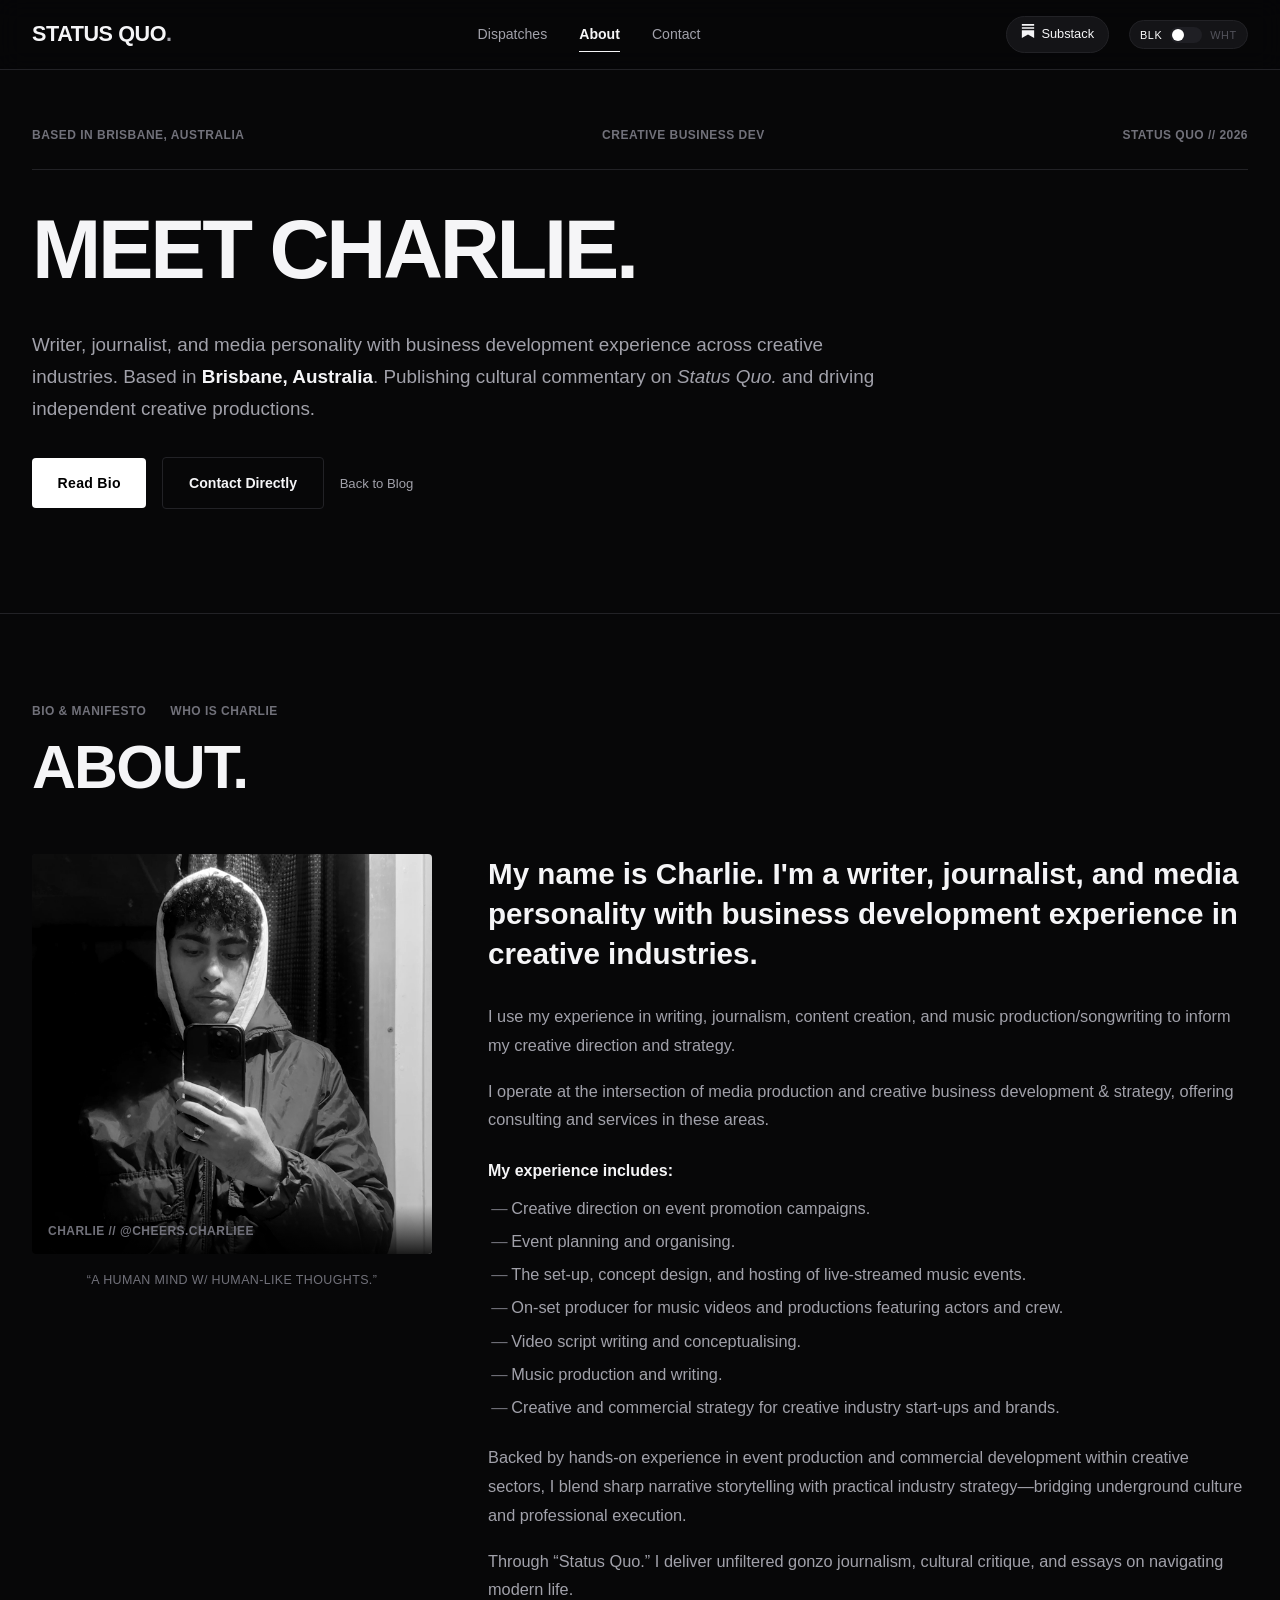
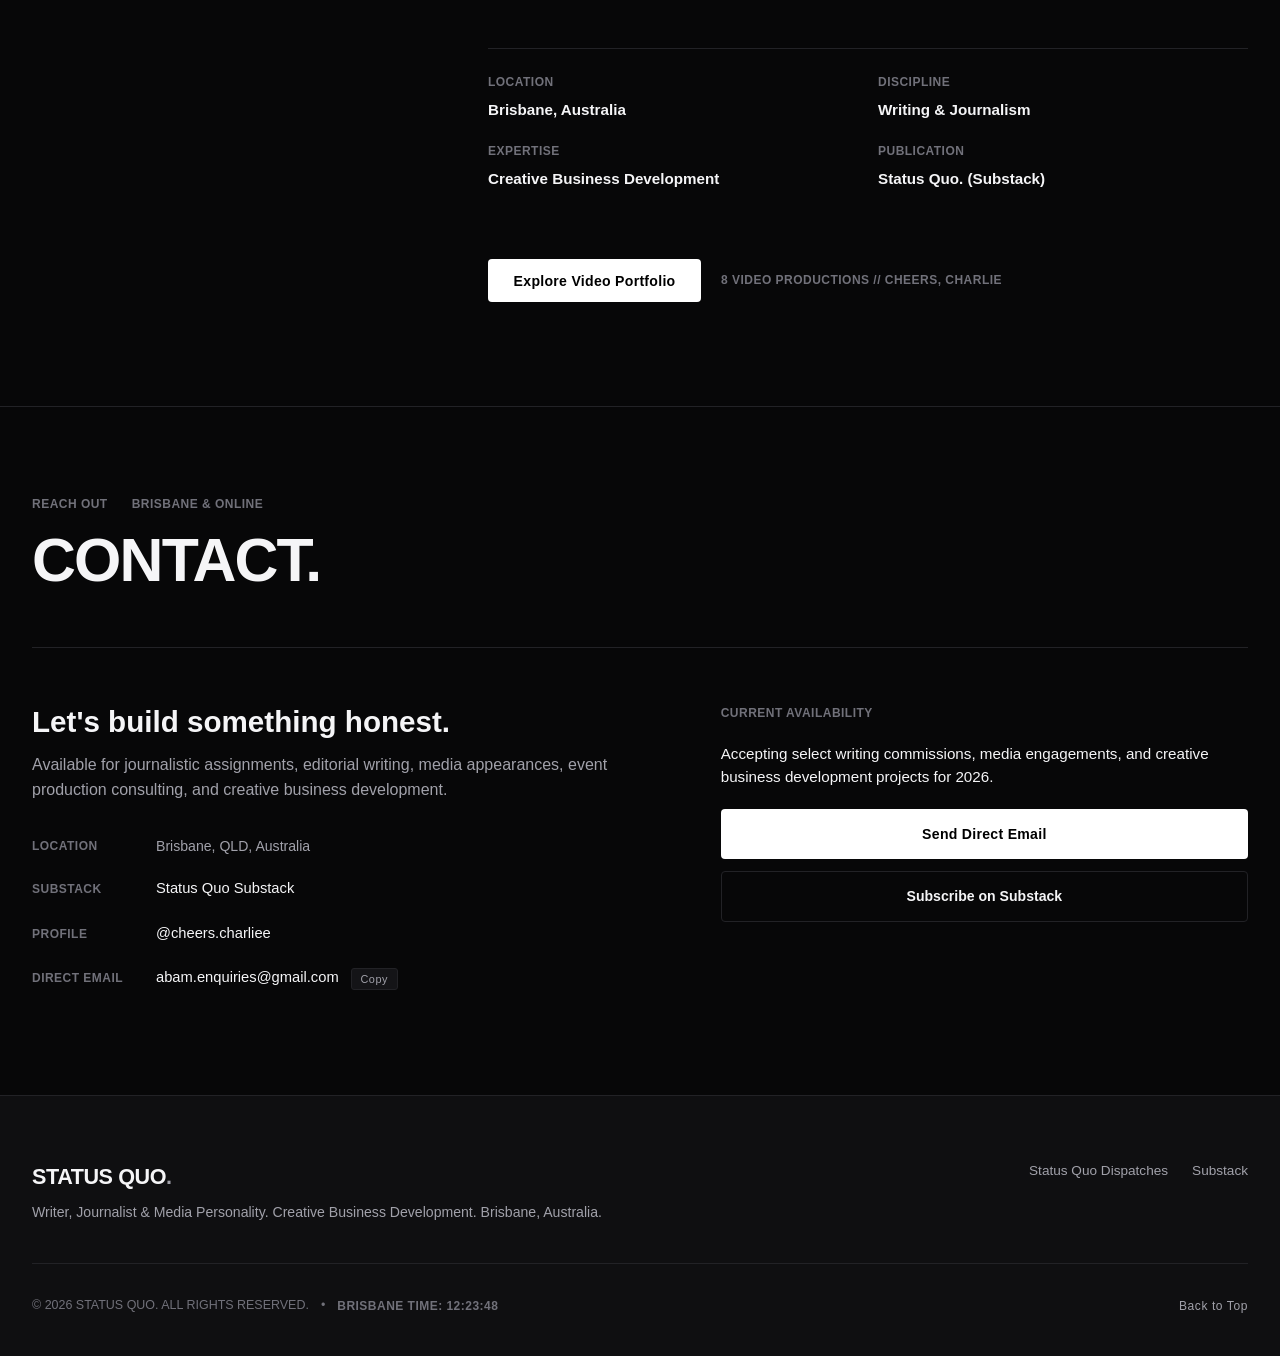
<file: meet-charlie.html>
<!DOCTYPE html>
<html lang="en" data-theme="dark">
<head>
  <meta charset="UTF-8">
  <meta name="viewport" content="width=device-width, initial-scale=1.0">
  <title>Meet Charlie — Writer, Journalist & Media Personality | Brisbane</title>
  <meta name="description" content="Meet Charlie — Writer, journalist, and media personality with business development experience in creative industries. Based in Brisbane, Australia.">

  <!-- Open Graph -->
  <meta property="og:title" content="Meet Charlie — Writer, Journalist & Media Personality | Brisbane">
  <meta property="og:description" content="Writer, journalist, and media personality with creative business development experience. Brisbane, Australia.">
  <meta property="og:type" content="website">
  <meta property="og:image" content="./charlie_avatar.png">

  <link rel="stylesheet" href="./style.css">
</head>
<body data-page="charlie">

  <!-- Sticky Minimal Navigation -->
  <header class="site-header" id="header">
    <div class="nav-container">
      <a href="./index.html" class="brand-link" aria-label="Status Quo Dispatches">
        <span class="brand-logo-text">STATUS QUO<span class="dot">.</span></span>
      </a>

      <nav class="main-nav" aria-label="Main Navigation">
        <ul class="nav-links">
          <li><a href="./index.html" class="nav-link">Dispatches</a></li>
          <li><a href="#about" class="nav-link active">About</a></li>
          <li><a href="#contact" class="nav-link">Contact</a></li>
        </ul>
      </nav>

      <div class="nav-actions">
        <!-- Substack Outlink -->
        <a href="https://cheerscharlie.substack.com/" target="_blank" rel="noopener noreferrer" class="substack-pill-btn" title="Visit Cheers Charlie Substack">
          <span class="substack-icon">
            <svg width="14" height="14" viewBox="0 0 24 24" fill="currentColor">
              <path d="M22.539 8.242H1.46V5.406h21.08v2.836zM1.46 10.812V24L12 18.11 22.54 24V10.812H1.46zM22.54 0H1.46v2.836h21.08V0z"/>
            </svg>
          </span>
          <span class="substack-text">Substack</span>
        </a>

        <!-- Black Mode / White Mode Switch -->
        <button id="theme-toggle" class="theme-toggle-btn" aria-label="Toggle Black/White Theme" title="Toggle Black/White Mode (Press 'T')">
          <span class="theme-mode-label dark-label">BLK</span>
          <div class="toggle-slider">
            <span class="toggle-thumb"></span>
          </div>
          <span class="theme-mode-label light-label">WHT</span>
        </button>
      </div>
    </div>
  </header>

  <main>
    <!-- HERO INTRO -->
    <section class="hero-section hero-home" id="hero">
      <div class="hero-container">
        <div class="hero-meta-bar">
          <span class="hero-location mono-tag">BASED IN BRISBANE, AUSTRALIA</span>
          <span class="hero-location mono-tag">CREATIVE BUSINESS DEV</span>
          <span class="hero-issue mono-tag">STATUS QUO // 2026</span>
        </div>

        <div class="hero-title-wrap">
          <h1 class="hero-headline">
            MEET CHARLIE.
          </h1>
        </div>

        <div class="hero-intro-box">
          <p class="lead-text">
            Writer, journalist, and media personality with business development experience across creative industries. Based in <strong>Brisbane, Australia</strong>. Publishing cultural commentary on <em>Status Quo.</em> and driving independent creative productions.
          </p>
          <div class="hero-cta-group">
            <a href="#about" class="btn-minimal">
              <span>Read Bio</span>
            </a>
            <a href="#contact" class="btn-outline">
              <span>Contact Directly</span>
            </a>
            <a href="./index.html" class="btn-ghost">
              <span>Back to Blog</span>
            </a>
          </div>
        </div>
      </div>
    </section>

    <!-- ABOUT SECTION -->
    <section class="section about-section" id="about">
      <div class="section-container">
        <div class="section-header">
          <div class="section-meta">
            <span class="section-tag mono-tag">BIO & MANIFESTO</span>
            <span class="section-tag mono-tag">WHO IS CHARLIE</span>
          </div>
          <h2 class="section-title">ABOUT.</h2>
        </div>

        <div class="about-grid">
          <!-- Portrait Frame -->
          <div class="about-portrait-frame">
            <div class="portrait-wrap">
              <img src="./charlie_avatar.png" alt="Charlie - Portrait" class="portrait-img">
              <div class="portrait-overlay">
                <span class="mono-tag">CHARLIE // @CHEERS.CHARLIEE</span>
              </div>
            </div>
            <div class="portrait-caption">
              <span class="mono-tag">“A human mind w/ human-like thoughts.”</span>
            </div>
          </div>

          <!-- About Narrative -->
          <div class="about-content">
            <h3 class="about-statement">
              My name is Charlie. I'm a writer, journalist, and media personality with business development experience in creative industries.
            </h3>
            <div class="about-paragraphs">
              <p>
                I use my experience in writing, journalism, content creation, and music production/songwriting to inform my creative direction and strategy.
              </p>
              <p>
                I operate at the intersection of media production and creative business development &amp; strategy, offering consulting and services in these areas.
              </p>
              <div class="about-experience-block">
                <p class="experience-heading"><strong>My experience includes:</strong></p>
                <ul class="about-experience-list">
                  <li>Creative direction on event promotion campaigns.</li>
                  <li>Event planning and organising.</li>
                  <li>The set-up, concept design, and hosting of live-streamed music events.</li>
                  <li>On-set producer for music videos and productions featuring actors and crew.</li>
                  <li>Video script writing and conceptualising.</li>
                  <li>Music production and writing.</li>
                  <li>Creative and commercial strategy for creative industry start-ups and brands.</li>
                </ul>
              </div>
              <p>
                Backed by hands-on experience in event production and commercial development within creative sectors, I blend sharp narrative storytelling with practical industry strategy—bridging underground culture and professional execution.
              </p>
              <p>
                Through “Status Quo.” I deliver unfiltered gonzo journalism, cultural critique, and essays on navigating modern life.
              </p>
            </div>

            <!-- Spec Grid / Details -->
            <div class="spec-grid">
              <div class="spec-item">
                <span class="spec-label mono-tag">LOCATION</span>
                <span class="spec-val">Brisbane, Australia</span>
              </div>
              <div class="spec-item">
                <span class="spec-label mono-tag">DISCIPLINE</span>
                <span class="spec-val">Writing & Journalism</span>
              </div>
              <div class="spec-item">
                <span class="spec-label mono-tag">EXPERTISE</span>
                <span class="spec-val">Creative Business Development</span>
              </div>
              <div class="spec-item">
                <span class="spec-label mono-tag">PUBLICATION</span>
                <span class="spec-val">Status Quo. (Substack)</span>
              </div>
            </div>

            <!-- Portfolio Button (Only way to access portfolio) -->
            <div class="portfolio-access-wrap">
              <button id="toggle-portfolio-btn" class="btn-minimal" aria-expanded="false" type="button">
                <span>Explore Video Portfolio</span>
              </button>
              <span class="mono-tag">8 VIDEO PRODUCTIONS // CHEERS, CHARLIE</span>
            </div>
          </div>
        </div>

        <!-- ===================================================================
             PORTFOLIO SECTION (REVEALED VIA BUTTON ON THIS PAGE)
             =================================================================== -->
        <div class="portfolio-reveal-section" id="portfolio-section">
          <div class="section-header">
            <div class="section-meta">
              <span class="section-tag mono-tag">SELECTED WORKS</span>
              <span class="section-tag mono-tag">PRODUCTION ARCHIVE</span>
            </div>
            <div class="section-title-row">
              <h2 class="section-title">PORTFOLIO.</h2>
              <p class="section-subtitle">Video content i've written or produced.</p>
            </div>
            <div class="portfolio-controls">
              <div class="gallery-info mono-tag">
                <span>CLICK TO PLAY // <kbd class="kbd">ESC</kbd> TO CLOSE</span>
              </div>
              <div class="gallery-info mono-tag">
                <span>CHEERS, CHARLIE // YOUTUBE</span>
              </div>
            </div>
          </div>

          <!-- Video Portfolio Grid -->
          <div class="portfolio-grid portfolio-clean-grid" id="portfolio-grid">
            <!-- Dynamically injected via script.js -->
          </div>
        </div>

      </div>
    </section>

    <!-- CONTACT SECTION -->
    <section class="section contact-section" id="contact">
      <div class="section-container">
        <div class="section-header">
          <div class="section-meta">
            <span class="section-tag mono-tag">REACH OUT</span>
            <span class="section-tag mono-tag">BRISBANE & ONLINE</span>
          </div>
          <h2 class="section-title">CONTACT.</h2>
        </div>

        <div class="contact-card">
          <div class="contact-left">
            <h3 class="contact-prompt">Let's build something honest.</h3>
            <p class="contact-desc">
              Available for journalistic assignments, editorial writing, media appearances, event production consulting, and creative business development.
            </p>

            <div class="contact-channels">
              <div class="channel-row">
                <span class="channel-label mono-tag">LOCATION</span>
                <span class="channel-static-val">Brisbane, QLD, Australia</span>
              </div>
              <div class="channel-row">
                <span class="channel-label mono-tag">SUBSTACK</span>
                <a href="https://cheerscharlie.substack.com/" target="_blank" rel="noopener noreferrer" class="channel-link">
                  Status Quo Substack
                </a>
              </div>
              <div class="channel-row">
                <span class="channel-label mono-tag">PROFILE</span>
                <a href="https://www.instagram.com/cheers.charliee/" target="_blank" rel="noopener noreferrer" class="channel-link">
                  @cheers.charliee
                </a>
              </div>
              <div class="channel-row">
                <span class="channel-label mono-tag">DIRECT EMAIL</span>
                <div class="email-copy-wrap">
                  <a href="mailto:abam.enquiries@gmail.com" id="contact-email" class="channel-link">
                    abam.enquiries@gmail.com
                  </a>
                  <button id="copy-email-btn" class="copy-btn" title="Copy email address" type="button">
                    <span id="copy-btn-text">Copy</span>
                  </button>
                </div>
              </div>
            </div>
          </div>

          <div class="contact-right">
            <div class="inquiry-box">
              <span class="mono-tag">CURRENT AVAILABILITY</span>
              <p class="inquiry-status">
                Accepting select writing commissions, media engagements, and creative business development projects for 2026.
              </p>
              <div class="inquiry-actions">
                <a href="mailto:abam.enquiries@gmail.com?subject=Inquiry:%20Writing%20/%20Media%20/%20Business%20Development" class="btn-minimal full-width">
                  <span>Send Direct Email</span>
                </a>
                <a href="https://cheerscharlie.substack.com/subscribe" target="_blank" rel="noopener noreferrer" class="btn-outline full-width">
                  <span>Subscribe on Substack</span>
                </a>
              </div>
            </div>
          </div>
        </div>
      </div>
    </section>
  </main>

  <!-- LIGHTBOX MODAL (FOR YOUTUBE PLAYER) -->
  <div id="lightbox" class="lightbox" aria-hidden="true" role="dialog" aria-modal="true">
    <div class="lightbox-backdrop" id="lightbox-backdrop"></div>
    <div class="lightbox-content-box">
      <!-- Top controls -->
      <div class="lightbox-topbar">
        <div class="lightbox-indexer">
          <span class="lightbox-tag mono-tag" id="lb-category">LIVE PRODUCTION</span>
        </div>
        <button id="lb-close" class="lightbox-close-btn" aria-label="Close Lightbox (Esc)" type="button">
          ✕
        </button>
      </div>

      <!-- Main Display -->
      <div class="lightbox-media-viewport">
        <button id="lb-prev" class="lightbox-nav-btn prev-btn" aria-label="Previous (Left Arrow)" type="button">
          ‹
        </button>

        <div class="lightbox-media-stage" id="lb-stage">
          <!-- Dynamic YouTube player injected here -->
        </div>

        <button id="lb-next" class="lightbox-nav-btn next-btn" aria-label="Next (Right Arrow)" type="button">
          ›
        </button>
      </div>

      <!-- Clean footer -->
      <div class="lightbox-footer clean-footer">
        <span class="mono-tag">CHEERS, CHARLIE // YOUTUBE</span>
        <a id="lb-download" href="#" target="_blank" rel="noopener noreferrer" class="lightbox-link mono-tag">Watch on YouTube</a>
      </div>
    </div>
  </div>

  <!-- SITE FOOTER -->
  <footer class="site-footer">
    <div class="footer-container">
      <div class="footer-top">
        <div class="footer-brand">
          <span class="brand-logo-text">STATUS QUO<span class="dot">.</span></span>
          <p class="footer-tagline">Writer, Journalist & Media Personality. Creative Business Development. Brisbane, Australia.</p>
        </div>

        <div class="footer-nav">
          <a href="./index.html">Status Quo Dispatches</a>
          <a href="https://cheerscharlie.substack.com/" target="_blank" rel="noopener noreferrer">Substack</a>
        </div>
      </div>

      <div class="footer-bottom">
        <div class="footer-info">
          <span>© 2026 STATUS QUO. ALL RIGHTS RESERVED.</span>
          <span class="footer-sep">•</span>
          <span id="live-clock" class="mono-tag">BRISBANE TIME: --:--:--</span>
        </div>
        <button id="back-to-top" class="back-to-top-btn" title="Back to top" type="button">
          Back to Top
        </button>
      </div>
    </div>
  </footer>

  <script src="./posts-data.js"></script>
  <script src="./script.js"></script>
</body>
</html>
</file>
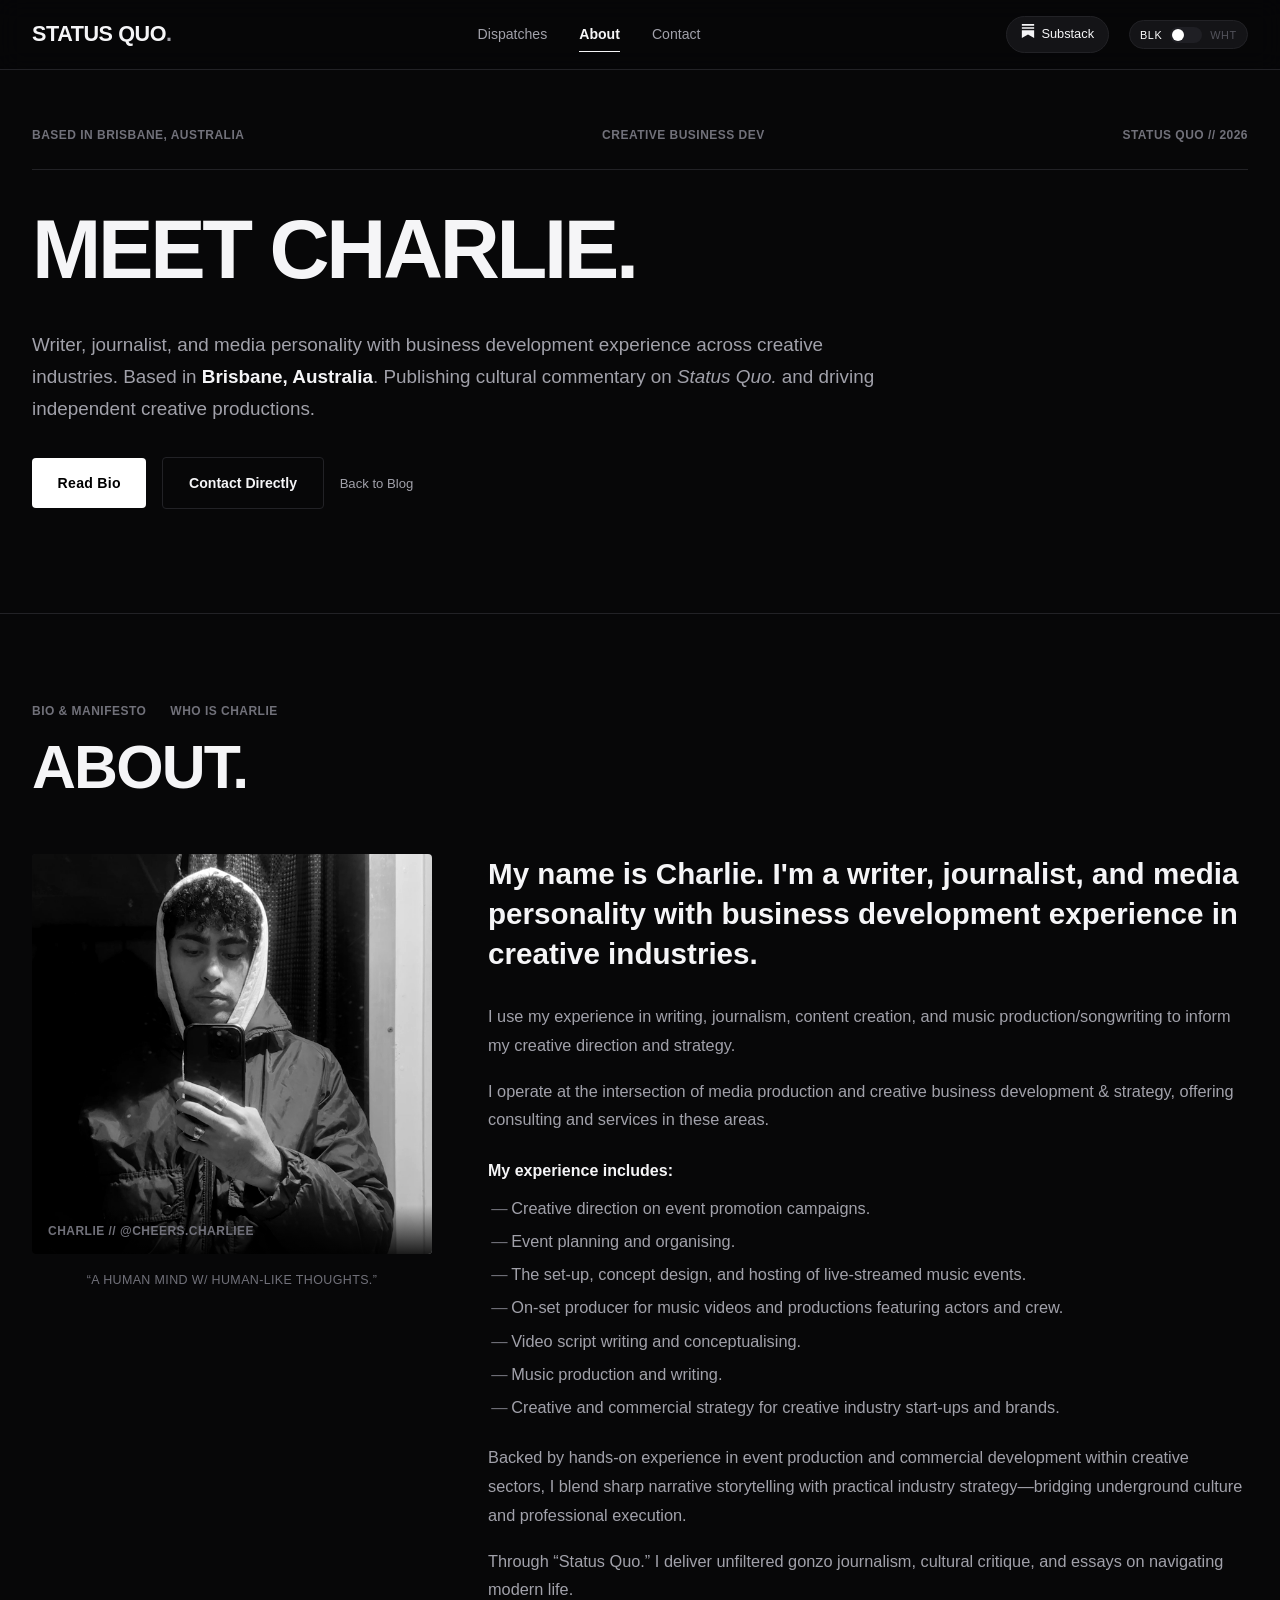
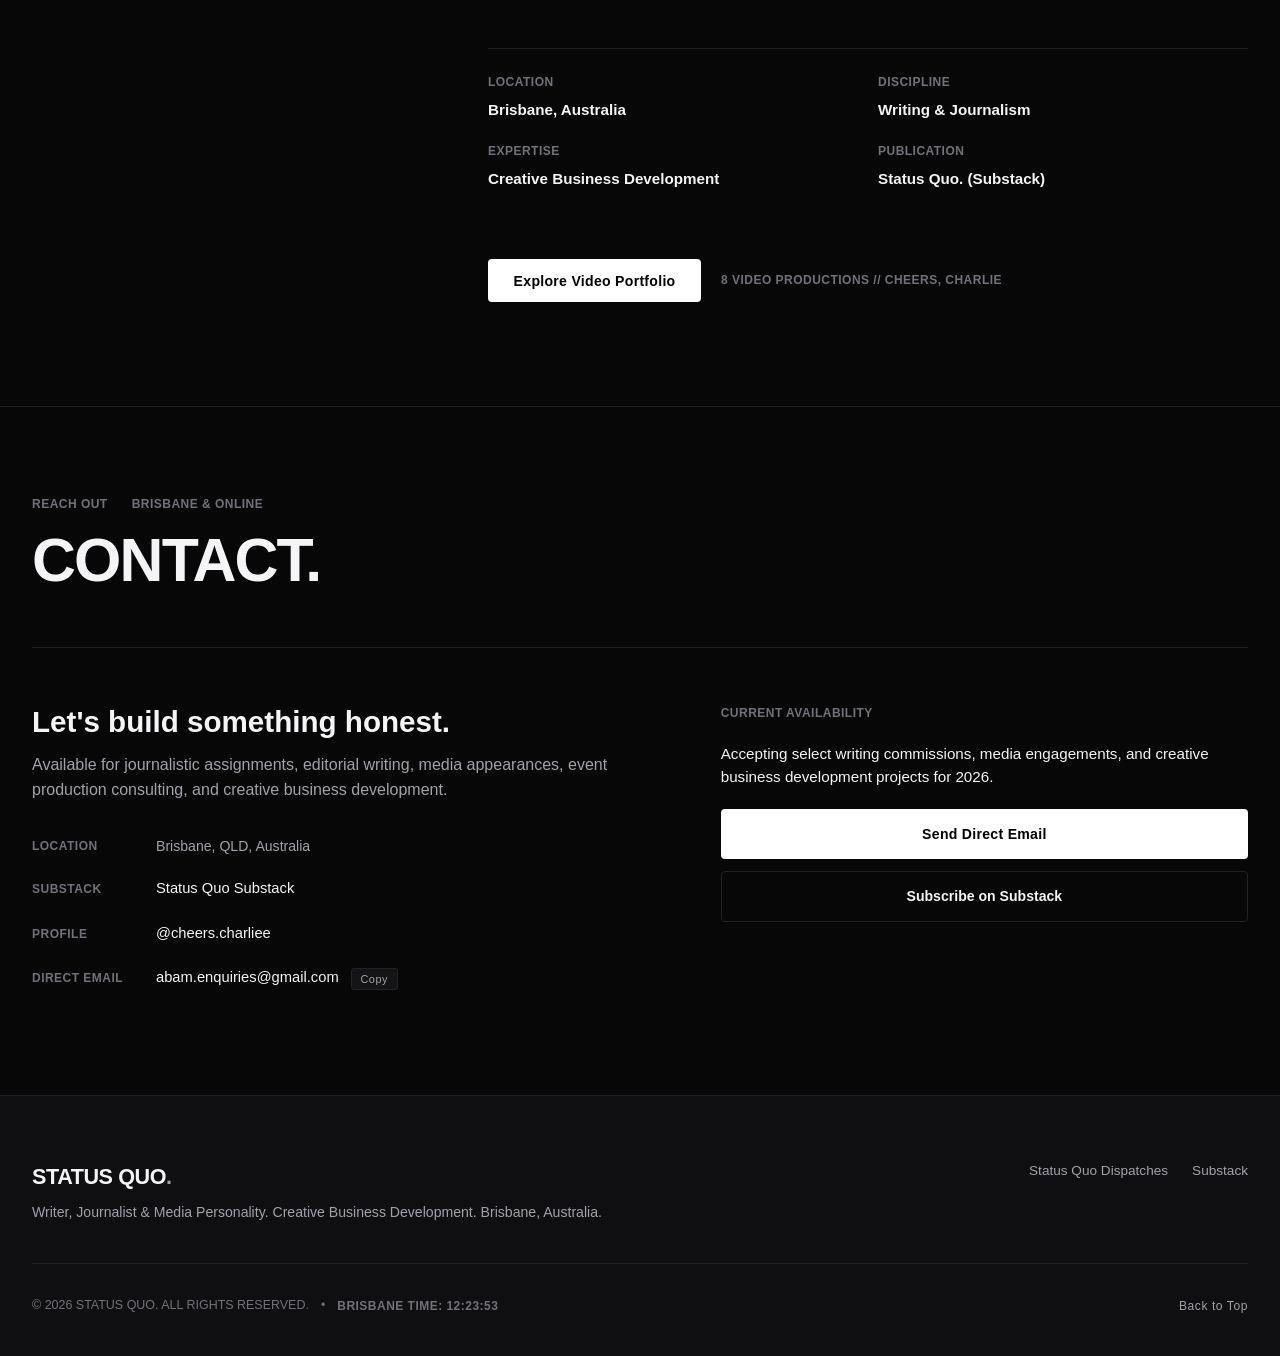
<file: portfolio.html>
<!DOCTYPE html>
<html lang="en">
<head>
  <meta charset="UTF-8">
  <meta http-equiv="refresh" content="0; url=./meet-charlie.html">
  <title>Redirecting to Meet Charlie Portfolio...</title>
  <script>window.location.href = "./meet-charlie.html";</script>
</head>
<body>
  <p>Redirecting to <a href="./meet-charlie.html">Meet Charlie</a>...</p>
</body>
</html>
</file>
<file: style.css>
/* ==========================================================================
   STATUS QUO. — MINIMAL EDITORIAL PORTFOLIO & BLOG
   Design System: Brutalist Minimalism, Black & White Dual Mode
   ========================================================================== */

/* --------------------------------------------------------------------------
   1. CSS CUSTOM PROPERTIES / THEMES
   -------------------------------------------------------------------------- */
:root {
  --font-display: 'Helvetica', 'Helvetica Neue', Arial, -apple-system, BlinkMacSystemFont, sans-serif;
  --font-heading: 'Helvetica', 'Helvetica Neue', Arial, -apple-system, BlinkMacSystemFont, sans-serif;
  --font-subheading: 'Helvetica', 'Helvetica Neue', Arial, -apple-system, BlinkMacSystemFont, sans-serif;
  --font-logo: 'Helvetica', 'Helvetica Neue', Arial, -apple-system, BlinkMacSystemFont, sans-serif;
  --font-body: 'Helvetica', 'Helvetica Neue', Arial, -apple-system, BlinkMacSystemFont, sans-serif;
  --font-mono: 'Helvetica', 'Helvetica Neue', Arial, -apple-system, BlinkMacSystemFont, sans-serif;

  --transition-theme: background-color 0.25s cubic-bezier(0.16, 1, 0.3, 1),
                      color 0.25s cubic-bezier(0.16, 1, 0.3, 1),
                      border-color 0.25s cubic-bezier(0.16, 1, 0.3, 1);
  --transition-smooth: all 0.2s cubic-bezier(0.16, 1, 0.3, 1);
  --header-height: 70px;
}

/* BLACK MODE (DEFAULT) */
html[data-theme="dark"] {
  --bg-primary: #070708;
  --bg-secondary: #0f0f11;
  --bg-surface: #141417;
  --bg-hover: #1c1c21;
  --bg-glass: rgba(7, 7, 8, 0.85);

  --text-primary: #f5f5f7;
  --text-secondary: #a1a1aa;
  --text-muted: #71717a;
  --text-invert: #070708;

  --border-primary: #222226;
  --border-subtle: #18181c;
  --border-highlight: #3f3f46;

  --accent-solid: #ffffff;
  --accent-text: #000000;
  --tag-bg: #141417;
  --tag-border: #27272a;

  --card-shadow: 0 4px 24px rgba(0, 0, 0, 0.4);
  --lightbox-bg: rgba(5, 5, 6, 0.96);
  --ticker-bg: #0c0c0e;

  --toggle-track: #1f1f24;
  --toggle-thumb: #ffffff;
  --toggle-active-label: #ffffff;
  --toggle-inactive-label: #52525b;
}

/* WHITE MODE */
html[data-theme="light"] {
  --bg-primary: #ffffff;
  --bg-secondary: #f6f6f8;
  --bg-surface: #f0f0f3;
  --bg-hover: #e8e8ed;
  --bg-glass: rgba(255, 255, 255, 0.88);

  --text-primary: #0a0a0c;
  --text-secondary: #4a4a55;
  --text-muted: #828290;
  --text-invert: #ffffff;

  --border-primary: #e0e0e6;
  --border-subtle: #ececf2;
  --border-highlight: #b0b0bc;

  --accent-solid: #0a0a0c;
  --accent-text: #ffffff;
  --tag-bg: #f0f0f4;
  --tag-border: #dcdce4;

  --card-shadow: 0 4px 24px rgba(0, 0, 0, 0.06);
  --lightbox-bg: rgba(250, 250, 252, 0.97);
  --ticker-bg: #f2f2f5;

  --toggle-track: #e0e0e6;
  --toggle-thumb: #0a0a0c;
  --toggle-active-label: #0a0a0c;
  --toggle-inactive-label: #a0a0aa;
}

/* --------------------------------------------------------------------------
   2. RESET & BASE
   -------------------------------------------------------------------------- */
*, *::before, *::after {
  box-sizing: border-box;
  margin: 0;
  padding: 0;
}

html {
  scroll-behavior: smooth;
  font-size: 16px;
  -webkit-font-smoothing: antialiased;
  -moz-osx-font-smoothing: grayscale;
}

body {
  background-color: var(--bg-primary);
  color: var(--text-primary);
  font-family: var(--font-body);
  line-height: 1.6;
  transition: var(--transition-theme);
  overflow-x: hidden;
  min-height: 100vh;
}

img, video {
  display: block;
  max-width: 100%;
  height: auto;
}

a {
  color: inherit;
  text-decoration: none;
  transition: var(--transition-smooth);
}

button {
  font-family: inherit;
  cursor: pointer;
  border: none;
  background: none;
  color: inherit;
}

/* Selection */
::selection {
  background: var(--text-primary);
  color: var(--bg-primary);
}

/* --------------------------------------------------------------------------
   3. TYPOGRAPHY & COMMON ATOMS
   -------------------------------------------------------------------------- */
h1, h2, h3, h4, h5, h6 {
  font-family: var(--font-heading);
  font-weight: 700;
  color: var(--text-primary);
  line-height: 1.2;
}
.mono-tag {
  font-family: var(--font-mono);
  font-size: 0.75rem;
  letter-spacing: 0.04em;
  font-weight: 600;
  text-transform: uppercase;
  color: var(--text-muted);
}

.kbd {
  display: inline-block;
  padding: 0.15rem 0.35rem;
  font-size: 0.7rem;
  font-family: var(--font-mono);
  border: 1px solid var(--border-primary);
  border-radius: 3px;
  background-color: var(--bg-surface);
}


/* --------------------------------------------------------------------------
   4. NAVIGATION HEADER
   -------------------------------------------------------------------------- */
.site-header {
  position: fixed;
  top: 0;
  left: 0;
  width: 100%;
  height: var(--header-height);
  background-color: var(--bg-glass);
  backdrop-filter: blur(12px);
  -webkit-backdrop-filter: blur(12px);
  border-bottom: 1px solid var(--border-primary);
  z-index: 100;
  transition: var(--transition-theme);
}

.nav-container {
  max-width: 1360px;
  height: 100%;
  margin: 0 auto;
  padding: 0 2rem;
  display: flex;
  align-items: center;
  justify-content: space-between;
}

/* Brand */
.brand-link {
  display: flex;
  flex-direction: column;
  gap: 2px;
}

.brand-logo-text {
  font-family: var(--font-logo);
  font-weight: 800;
  font-size: 1.35rem;
  letter-spacing: -0.02em;
  color: var(--text-primary);
  display: flex;
  align-items: baseline;
}

.brand-logo-text .dot {
  color: var(--text-secondary);
}

.brand-sub {
  font-family: var(--font-mono);
  font-size: 0.62rem;
  letter-spacing: 0.15em;
  color: var(--text-muted);
}

/* Main Nav */
.main-nav {
  display: flex;
  align-items: center;
}

.nav-links {
  display: flex;
  list-style: none;
  gap: 2rem;
}

.nav-link {
  font-size: 0.88rem;
  font-weight: 500;
  color: var(--text-secondary);
  display: flex;
  align-items: center;
  gap: 0.35rem;
  padding: 0.4rem 0;
  position: relative;
}

.nav-num {
  font-family: var(--font-mono);
  font-size: 0.68rem;
  color: var(--text-muted);
}

.nav-link:hover {
  color: var(--text-primary);
}

.nav-link::after {
  content: '';
  position: absolute;
  bottom: 0;
  left: 0;
  width: 0;
  height: 1px;
  background-color: var(--text-primary);
  transition: width 0.2s ease;
}

.nav-link:hover::after {
  width: 100%;
}

/* Nav Actions */
.nav-actions {
  display: flex;
  align-items: center;
  gap: 1.25rem;
}

/* Substack Pill Button */
.substack-pill-btn {
  display: inline-flex;
  align-items: center;
  gap: 0.4rem;
  padding: 0.45rem 0.85rem;
  border-radius: 999px;
  background-color: var(--bg-surface);
  border: 1px solid var(--border-primary);
  font-size: 0.8rem;
  font-weight: 500;
  color: var(--text-primary);
}

.substack-pill-btn:hover {
  background-color: var(--accent-solid);
  color: var(--accent-text);
  border-color: var(--accent-solid);
}

/* Theme Toggle Button */
.theme-toggle-btn {
  display: flex;
  align-items: center;
  gap: 0.5rem;
  padding: 0.35rem 0.65rem;
  background-color: var(--bg-surface);
  border: 1px solid var(--border-primary);
  border-radius: 999px;
  transition: var(--transition-smooth);
}

.theme-toggle-btn:hover {
  border-color: var(--border-highlight);
}

.theme-mode-label {
  font-family: var(--font-mono);
  font-size: 0.68rem;
  letter-spacing: 0.05em;
  transition: color 0.2s;
}

.dark-label {
  color: var(--toggle-active-label);
}

.light-label {
  color: var(--toggle-inactive-label);
}

html[data-theme="light"] .dark-label {
  color: var(--toggle-inactive-label);
}

html[data-theme="light"] .light-label {
  color: var(--toggle-active-label);
}

.toggle-slider {
  width: 32px;
  height: 16px;
  background-color: var(--toggle-track);
  border-radius: 999px;
  position: relative;
  padding: 2px;
}

.toggle-thumb {
  position: absolute;
  top: 2px;
  left: 2px;
  width: 12px;
  height: 12px;
  background-color: var(--toggle-thumb);
  border-radius: 50%;
  transition: transform 0.25s cubic-bezier(0.16, 1, 0.3, 1);
}

html[data-theme="light"] .toggle-thumb {
  transform: translateX(16px);
}

/* Mobile Hamburger Toggle */
.mobile-toggle-btn {
  display: none;
  flex-direction: column;
  gap: 6px;
  width: 28px;
  height: 28px;
  justify-content: center;
  align-items: center;
}

.mobile-toggle-btn span {
  width: 20px;
  height: 2px;
  background-color: var(--text-primary);
  transition: var(--transition-smooth);
}

/* Mobile Drawer */
.mobile-drawer {
  position: fixed;
  top: var(--header-height);
  left: 0;
  width: 100%;
  height: calc(100vh - var(--header-height));
  background-color: var(--bg-primary);
  border-top: 1px solid var(--border-primary);
  z-index: 99;
  display: none;
  opacity: 0;
  transform: translateY(-10px);
  transition: opacity 0.25s ease, transform 0.25s ease;
}

.mobile-drawer.open {
  display: block;
  opacity: 1;
  transform: translateY(0);
}

.mobile-drawer-inner {
  padding: 2.5rem 2rem;
  display: flex;
  flex-direction: column;
  height: 100%;
  justify-content: space-between;
}

.mobile-nav-links {
  list-style: none;
  display: flex;
  flex-direction: column;
  gap: 1.5rem;
}

.mobile-link {
  font-family: var(--font-display);
  font-size: 1.75rem;
  font-weight: 700;
  display: flex;
  align-items: center;
  gap: 1rem;
}

/* --------------------------------------------------------------------------
   5. BUTTONS (MINIMAL & ARROW-FREE)
   -------------------------------------------------------------------------- */
.btn-minimal {
  display: inline-flex;
  align-items: center;
  gap: 0;
  padding: 0.85rem 1.6rem;
  background-color: var(--accent-solid);
  color: var(--accent-text);
  font-size: 0.88rem;
  font-weight: 600;
  letter-spacing: 0.02em;
  border-radius: 4px;
  transition: var(--transition-smooth);
}

.btn-minimal:hover {
  transform: translateY(-2px);
  box-shadow: 0 6px 20px rgba(0, 0, 0, 0.2);
}

.btn-outline {
  display: inline-flex;
  align-items: center;
  gap: 0;
  padding: 0.85rem 1.6rem;
  background-color: transparent;
  color: var(--text-primary);
  border: 1px solid var(--border-primary);
  font-size: 0.88rem;
  font-weight: 600;
  border-radius: 4px;
  transition: var(--transition-smooth);
}

.btn-outline:hover {
  border-color: var(--text-primary);
  background-color: var(--bg-hover);
}

.btn-outline.sm {
  padding: 0.45rem 0.9rem;
  font-size: 0.78rem;
}

.btn-ghost {
  display: inline-flex;
  align-items: center;
  gap: 0;
  font-family: var(--font-mono);
  font-size: 0.82rem;
  color: var(--text-secondary);
  padding: 0.85rem 0;
}

.btn-ghost:hover {
  color: var(--text-primary);
}

.btn-arrow {
  display: none !important;
}

.full-width {
  width: 100%;
  justify-content: center;
}

/* --------------------------------------------------------------------------
   6. HERO SECTION
   -------------------------------------------------------------------------- */
.hero-section {
  padding-top: calc(var(--header-height) + 3.5rem);
  padding-bottom: 3rem;
  border-bottom: 1px solid var(--border-primary);
}

.hero-container {
  max-width: 1360px;
  margin: 0 auto;
  padding: 0 2rem;
}

.hero-meta-bar {
  display: flex;
  align-items: center;
  justify-content: space-between;
  padding-bottom: 1.5rem;
  border-bottom: 1px solid var(--border-primary);
  margin-bottom: 2.5rem;
}


.hero-title-wrap {
  margin-bottom: 2.5rem;
}

.hero-headline {
  font-family: var(--font-display);
  font-size: clamp(2.5rem, 6.5vw, 5.8rem);
  font-weight: 700;
  line-height: 0.95;
  letter-spacing: -0.04em;
  text-transform: uppercase;
}

.outline-text {
  color: transparent;
  -webkit-text-stroke: 1.5px var(--text-primary);
}

.hero-body-grid {
  display: grid;
  grid-template-columns: 1fr 1.1fr;
  gap: 3.5rem;
  align-items: center;
  margin-bottom: 3.5rem;
}

.lead-text {
  font-size: 1.18rem;
  line-height: 1.7;
  color: var(--text-secondary);
  margin-bottom: 2rem;
}

.lead-text strong {
  color: var(--text-primary);
  font-weight: 600;
}

.hero-cta-group {
  display: flex;
  flex-wrap: wrap;
  align-items: center;
  gap: 1rem;
}

/* Hero Visual Banner Frame */
.hero-preview-frame {
  position: relative;
  border: 1px solid var(--border-primary);
  border-radius: 6px;
  overflow: hidden;
  background-color: var(--bg-surface);
}

.preview-media-container {
  position: relative;
  aspect-ratio: 16 / 9;
  cursor: pointer;
  overflow: hidden;
}

.hero-img {
  width: 100%;
  height: 100%;
  object-fit: cover;
  transition: transform 0.5s ease;
}

.preview-media-container:hover .hero-img {
  transform: scale(1.03);
}

.hero-media-overlay {
  position: absolute;
  inset: 0;
  display: flex;
  flex-direction: column;
  justify-content: space-between;
  padding: 1.25rem;
  background: linear-gradient(180deg, rgba(0,0,0,0.6) 0%, transparent 40%, rgba(0,0,0,0.85) 100%);
  color: #ffffff;
  opacity: 0.95;
  transition: opacity 0.25s ease;
}

.overlay-top, .overlay-bottom {
  display: flex;
  justify-content: space-between;
  align-items: center;
}

.overlay-top .tag-mono {
  background: rgba(0,0,0,0.6);
  padding: 0.25rem 0.5rem;
  border-radius: 3px;
  border: 1px solid rgba(255,255,255,0.2);
  color: #ffffff;
  font-size: 0.68rem;
}

.overlay-caption {
  font-size: 0.88rem;
  font-weight: 500;
}

.overlay-action {
  font-family: var(--font-mono);
  font-size: 0.72rem;
  letter-spacing: 0.05em;
  opacity: 0.8;
}

/* Marquee Ticker */
.ticker-strip {
  width: 100%;
  overflow: hidden;
  border-top: 1px solid var(--border-primary);
  padding: 0.85rem 0;
  background-color: var(--ticker-bg);
  white-space: nowrap;
}

.ticker-content {
  display: inline-block;
  animation: marquee 35s linear infinite;
  font-family: var(--font-mono);
  font-size: 0.75rem;
  letter-spacing: 0.12em;
  color: var(--text-muted);
}

.ticker-sep {
  margin: 0 1.25rem;
  color: var(--border-highlight);
}

@keyframes marquee {
  0% { transform: translateX(0%); }
  100% { transform: translateX(-50%); }
}

/* --------------------------------------------------------------------------
   7. SECTIONS GENERAL
   -------------------------------------------------------------------------- */
.section {
  padding: 5.5rem 0;
  border-bottom: 1px solid var(--border-primary);
}

.section-container {
  max-width: 1360px;
  margin: 0 auto;
  padding: 0 2rem;
}

.section-header {
  margin-bottom: 3.5rem;
}

.section-meta {
  display: flex;
  align-items: center;
  gap: 1.5rem;
  margin-bottom: 1rem;
}

.section-title {
  font-family: var(--font-display);
  font-size: clamp(2.2rem, 5vw, 3.8rem);
  font-weight: 700;
  letter-spacing: -0.03em;
  line-height: 1;
  text-transform: uppercase;
}

.section-subtitle {
  font-family: var(--font-subheading);
  font-size: 1.05rem;
  color: var(--text-secondary);
  max-width: 650px;
  margin-top: 0.85rem;
}

/* --------------------------------------------------------------------------
   8. PORTFOLIO SECTION & LIGHTBOX
   -------------------------------------------------------------------------- */
.portfolio-controls {
  display: flex;
  justify-content: space-between;
  align-items: center;
  flex-wrap: wrap;
  gap: 1rem;
  margin-top: 2.5rem;
  padding-bottom: 1.5rem;
  border-bottom: 1px solid var(--border-primary);
}

.filter-pills {
  display: flex;
  gap: 0.6rem;
  flex-wrap: wrap;
}

.filter-btn {
  padding: 0.5rem 1rem;
  border: 1px solid var(--border-primary);
  border-radius: 999px;
  font-size: 0.82rem;
  font-weight: 500;
  color: var(--text-secondary);
  background-color: var(--bg-surface);
  transition: var(--transition-smooth);
  display: inline-flex;
  align-items: center;
  gap: 0.4rem;
}

.filter-btn:hover {
  border-color: var(--border-highlight);
  color: var(--text-primary);
}

.filter-btn.active {
  background-color: var(--accent-solid);
  color: var(--accent-text);
  border-color: var(--accent-solid);
}

.count-badge {
  font-family: var(--font-mono);
  font-size: 0.68rem;
  opacity: 0.75;
}

/* Portfolio Grid */
.portfolio-grid {
  display: grid;
  grid-template-columns: repeat(3, 1fr);
  gap: 1.75rem;
  margin-top: 2.5rem;
}

.portfolio-card {
  position: relative;
  background-color: transparent;
  border: none;
  border-radius: 4px;
  overflow: hidden;
  cursor: pointer;
  transition: transform 0.3s cubic-bezier(0.16, 1, 0.3, 1),
              box-shadow 0.3s cubic-bezier(0.16, 1, 0.3, 1);
  display: flex;
  flex-direction: column;
}

.portfolio-card:hover {
  transform: translateY(-4px);
  border-color: transparent;
  box-shadow: var(--card-shadow);
}

.card-media-wrapper {
  position: relative;
  aspect-ratio: 16 / 9;
  background-color: #000000;
  overflow: hidden;
}

.card-media-wrapper img {
  width: 100%;
  height: 100%;
  object-fit: cover;
  transition: transform 0.5s cubic-bezier(0.16, 1, 0.3, 1);
}

.card-media-wrapper video {
  width: 100%;
  height: 100%;
  object-fit: cover;
}

.portfolio-card:hover .card-media-wrapper img {
  transform: scale(1.05);
}

/* Card badges */
.card-type-badge {
  position: absolute;
  top: 10px;
  left: 10px;
  padding: 3px 8px;
  background: rgba(0, 0, 0, 0.75);
  backdrop-filter: blur(4px);
  color: #ffffff;
  font-family: var(--font-mono);
  font-size: 0.65rem;
  border-radius: 3px;
  letter-spacing: 0.05em;
  border: 1px solid rgba(255, 255, 255, 0.15);
  display: flex;
  align-items: center;
  gap: 4px;
}

.card-view-badge {
  position: absolute;
  bottom: 10px;
  right: 10px;
  width: 28px;
  height: 28px;
  background: rgba(0, 0, 0, 0.75);
  color: #ffffff;
  border-radius: 50%;
  display: flex;
  align-items: center;
  justify-content: center;
  font-size: 0.85rem;
  opacity: 0;
  transform: scale(0.85);
  transition: opacity 0.2s, transform 0.2s;
}

.portfolio-card:hover .card-view-badge {
  opacity: 1;
  transform: scale(1);
}

.card-info {
  padding: 1.1rem 1.25rem;
  display: flex;
  flex-direction: column;
  gap: 0.35rem;
  background-color: var(--bg-surface);
  border-top: 1px solid var(--border-subtle);
  flex-grow: 1;
}

.card-meta-row {
  display: flex;
  justify-content: space-between;
  align-items: center;
}

.card-index {
  font-family: var(--font-mono);
  font-size: 0.7rem;
  color: var(--text-muted);
}

.card-tag {
  font-family: var(--font-mono);
  font-size: 0.68rem;
  color: var(--text-secondary);
}

.card-title {
  font-size: 0.95rem;
  font-weight: 600;
  color: var(--text-primary);
  line-height: 1.35;
}

/* Portfolio Callout */
.portfolio-callout {
  margin-top: 3.5rem;
  padding: 3.5rem 0 1rem;
  background-color: transparent;
  border: none;
  border-top: 1px solid var(--border-primary);
  border-radius: 0;
  display: flex;
  justify-content: space-between;
  align-items: center;
  flex-wrap: wrap;
  gap: 1.5rem;
}

.callout-title {
  font-size: 1.3rem;
  font-weight: 700;
  margin-bottom: 0.35rem;
}

.callout-desc {
  color: var(--text-secondary);
  font-size: 0.95rem;
}

/* --------------------------------------------------------------------------
   9. LIGHTBOX MODAL
   -------------------------------------------------------------------------- */
.lightbox {
  position: fixed;
  inset: 0;
  z-index: 1000;
  display: flex;
  align-items: center;
  justify-content: center;
  opacity: 0;
  pointer-events: none;
  transition: opacity 0.25s ease;
}

.lightbox.active {
  opacity: 1;
  pointer-events: auto;
}

.lightbox-backdrop {
  position: absolute;
  inset: 0;
  background-color: var(--lightbox-bg);
  backdrop-filter: blur(16px);
  -webkit-backdrop-filter: blur(16px);
}

.lightbox-content-box {
  position: relative;
  width: 92vw;
  max-width: 1240px;
  height: 90vh;
  display: flex;
  flex-direction: column;
  z-index: 2;
}

.lightbox-topbar {
  display: flex;
  justify-content: space-between;
  align-items: center;
  padding: 0.5rem 0 1rem;
}

.lightbox-indexer {
  display: flex;
  gap: 1rem;
  align-items: center;
}

.lightbox-close-btn {
  font-size: 1.4rem;
  padding: 0.4rem 0.8rem;
  border: 1px solid var(--border-primary);
  border-radius: 4px;
  background-color: var(--bg-surface);
  color: var(--text-primary);
  transition: var(--transition-smooth);
}

.lightbox-close-btn:hover {
  background-color: var(--accent-solid);
  color: var(--accent-text);
}

.lightbox-media-viewport {
  position: relative;
  flex-grow: 1;
  display: flex;
  align-items: center;
  justify-content: center;
  overflow: hidden;
}

.lightbox-media-stage {
  max-width: 100%;
  max-height: 100%;
  display: flex;
  align-items: center;
  justify-content: center;
}

.lightbox-media-stage img,
.lightbox-media-stage video {
  max-width: 100%;
  max-height: 70vh;
  object-fit: contain;
  border-radius: 4px;
  border: 1px solid var(--border-primary);
}

.lightbox-nav-btn {
  position: absolute;
  top: 50%;
  transform: translateY(-50%);
  width: 48px;
  height: 48px;
  border-radius: 50%;
  border: 1px solid var(--border-primary);
  background-color: var(--bg-surface);
  color: var(--text-primary);
  font-size: 1.75rem;
  display: flex;
  align-items: center;
  justify-content: center;
  z-index: 10;
  transition: var(--transition-smooth);
}

.lightbox-nav-btn:hover {
  background-color: var(--accent-solid);
  color: var(--accent-text);
}

.prev-btn { left: 1rem; }
.next-btn { right: 1rem; }

.lightbox-footer {
  display: flex;
  justify-content: space-between;
  align-items: center;
  padding: 1rem 0 0.5rem;
  border-top: 1px solid var(--border-primary);
}

.lightbox-title {
  font-size: 1.15rem;
  font-weight: 700;
  color: var(--text-primary);
}

.lightbox-desc {
  font-size: 0.85rem;
  color: var(--text-secondary);
}

.lightbox-link {
  color: var(--text-primary);
  border-bottom: 1px solid currentColor;
}

/* ==========================================================================
   LANDING HERO VIDEO (FIRST THING ON LANDING PAGE)
   ========================================================================== */
.landing-hero-video {
  margin-bottom: 4rem;
  padding-bottom: 3.5rem;
  border-bottom: 1px solid var(--border-primary);
}

.landing-hero-video-meta {
  display: flex;
  align-items: center;
  gap: 0.75rem;
  margin-bottom: 1.25rem;
  flex-wrap: wrap;
}

.landing-hero-video-wrap {
  position: relative;
  width: 100%;
  aspect-ratio: 16 / 9;
  background-color: #000000;
  border-radius: 4px;
  overflow: hidden;
  box-shadow: var(--card-shadow);
}

.landing-hero-video-wrap iframe {
  position: absolute;
  top: 0;
  left: 0;
  width: 100%;
  height: 100%;
  border: none;
  display: block;
}

.landing-hero-video-fallback {
  position: relative;
  display: block;
  width: 100%;
  height: 100%;
  text-decoration: none;
  color: #ffffff;
}

.landing-hero-video-fallback img {
  width: 100%;
  height: 100%;
  object-fit: cover;
  display: block;
  transition: transform 0.35s ease, filter 0.35s ease;
}

.landing-hero-video-fallback:hover img {
  transform: scale(1.02);
  filter: brightness(0.85);
}

.landing-hero-play-btn {
  position: absolute;
  top: 50%;
  left: 50%;
  transform: translate(-50%, -50%);
  display: inline-flex;
  align-items: center;
  gap: 0.6rem;
  padding: 0.85rem 1.4rem;
  background-color: rgba(10, 10, 10, 0.85);
  color: #ffffff;
  border-radius: 999px;
  font-family: var(--font-heading);
  font-size: 0.9rem;
  font-weight: 600;
  letter-spacing: 0.02em;
  transition: background-color 0.2s ease, transform 0.2s ease;
}

.landing-hero-video-fallback:hover .landing-hero-play-btn {
  background-color: #ff0000;
  transform: translate(-50%, -50%) scale(1.04);
}

.landing-hero-video-caption {
  margin-top: 1.25rem;
  display: flex;
  justify-content: space-between;
  align-items: baseline;
  flex-wrap: wrap;
  gap: 0.75rem;
}

.landing-hero-video-title {
  font-family: var(--font-heading);
  font-size: 1.35rem;
  font-weight: 700;
  color: var(--text-primary);
  letter-spacing: -0.02em;
  line-height: 1.25;
}

.landing-hero-video-sub {
  font-family: var(--font-subheading);
  font-size: 0.95rem;
  color: var(--text-secondary);
}

@media (max-width: 768px) {
  .landing-hero-video {
    margin-bottom: 2.75rem;
    padding-bottom: 2.25rem;
  }
  .landing-hero-video-title {
    font-size: 1.15rem;
  }
}

/* --------------------------------------------------------------------------
   10. DISPATCHES / SUBSTACK SECTION
   -------------------------------------------------------------------------- */
.substack-hero-card {
  background-color: transparent;
  border: none;
  border-bottom: 1px solid var(--border-primary);
  border-radius: 0;
  padding: 0 0 3.5rem;
  margin-bottom: 3.5rem;
}

.substack-card-header {
  display: flex;
  justify-content: space-between;
  align-items: center;
  padding-bottom: 1.5rem;
  border-bottom: 1px solid var(--border-primary);
  margin-bottom: 1.75rem;
}

.pub-badge {
  display: flex;
  align-items: center;
  gap: 1rem;
}

.pub-logo-img {
  width: 52px;
  height: 52px;
  border-radius: 6px;
  object-fit: cover;
  border: 1px solid var(--border-primary);
}

.pub-name {
  font-family: var(--font-display);
  font-size: 1.35rem;
  font-weight: 700;
  color: var(--text-primary);
  display: block;
}

.pub-desc {
  font-size: 0.82rem;
  color: var(--text-muted);
}

.substack-card-body {
  display: grid;
  grid-template-columns: 1.2fr 1fr;
  gap: 2.5rem;
  align-items: center;
}

.substack-blurb blockquote {
  font-size: 1.05rem;
  font-style: italic;
  line-height: 1.6;
  color: var(--text-secondary);
  border-left: 2px solid var(--accent-solid);
  padding-left: 1.25rem;
}

/* Newsletter Input Form */
.newsletter-box {
  display: flex;
  flex-direction: column;
  gap: 0.6rem;
}

.newsletter-input-wrap {
  display: flex;
  background-color: var(--bg-primary);
  border: 1px solid var(--border-primary);
  border-radius: 4px;
  overflow: hidden;
  transition: border-color 0.2s ease;
}

.newsletter-input-wrap:focus-within {
  border-color: var(--text-primary);
}

.newsletter-input {
  flex-grow: 1;
  padding: 0.85rem 1.1rem;
  background: transparent;
  border: none;
  font-size: 0.88rem;
  color: var(--text-primary);
  outline: none;
}

.newsletter-input::placeholder {
  color: var(--text-muted);
}

.newsletter-submit-btn {
  padding: 0.85rem 1.25rem;
  background-color: var(--accent-solid);
  color: var(--accent-text);
  font-weight: 600;
  font-size: 0.85rem;
  display: inline-flex;
  align-items: center;
  gap: 0.4rem;
  transition: var(--transition-smooth);
}

.newsletter-submit-btn:hover {
  opacity: 0.9;
}

.newsletter-disclaimer {
  font-size: 0.72rem;
  color: var(--text-muted);
}

/* Articles Feed */
.articles-feed-header {
  display: flex;
  justify-content: space-between;
  align-items: center;
  padding-bottom: 1rem;
  border-bottom: 1px solid var(--border-primary);
  margin-bottom: 1.75rem;
}

.articles-subheading {
  font-family: var(--font-subheading);
  font-size: 1.15rem;
  font-weight: 600;
}

.articles-grid {
  display: grid;
  grid-template-columns: repeat(2, 1fr);
  gap: 3.5rem 2.25rem;
}

.article-card {
  background-color: transparent;
  border: none;
  border-radius: 0;
  padding: 0;
  display: flex;
  flex-direction: column;
  justify-content: space-between;
  transition: opacity 0.2s ease;
}

.article-card-content {
  display: flex;
  flex-direction: column;
  justify-content: space-between;
  flex-grow: 1;
}

/* Primary Featured Article Card (Borderless Lead Dispatch on Landing Page) */
.article-card-primary {
  grid-column: 1 / -1;
  display: grid;
  grid-template-columns: 1.2fr 1fr;
  gap: 2.75rem;
  align-items: center;
  background-color: transparent;
  border: none;
  border-radius: 0;
  padding: 0 0 3.5rem 0;
  border-bottom: 1px solid var(--border-primary);
  margin-bottom: 1rem;
}

.article-card-primary .article-card-image-wrap {
  margin-bottom: 0;
  height: 100%;
  min-height: 320px;
}

.article-card-primary .article-card-thumb {
  height: 100%;
  width: 100%;
  object-fit: cover;
}

.article-card-primary .article-title {
  font-size: 2.1rem;
  line-height: 1.2;
  margin-bottom: 1rem;
}

.article-card-primary .article-excerpt {
  font-family: var(--font-subheading);
  font-size: 1rem;
  line-height: 1.65;
  margin-bottom: 1.75rem;
}

.article-meta-tags {
  display: flex;
  align-items: center;
  gap: 0.5rem;
  flex-wrap: wrap;
}

.primary-spotlight-pill {
  background-color: var(--text-primary);
  color: var(--bg-primary);
  font-weight: 700;
  letter-spacing: 0.08em;
  padding: 2px 7px;
  border-radius: 2px;
}

@media (max-width: 860px) {
  .articles-grid {
    grid-template-columns: 1fr;
    gap: 3rem;
  }
  .article-card-primary {
    grid-template-columns: 1fr;
    gap: 1.5rem;
    padding-bottom: 2.5rem;
  }
  .article-card-primary .article-card-image-wrap {
    min-height: auto;
    aspect-ratio: 16 / 9;
  }
}

.article-card:hover {
  transform: none;
  border-color: transparent;
}

.article-card-image-wrap {
  width: 100%;
  aspect-ratio: 16 / 9;
  overflow: hidden;
  border-radius: 4px;
  margin-bottom: 1.25rem;
  background-color: var(--bg-secondary);
  border: none;
}

.article-card-thumb {
  width: 100%;
  height: 100%;
  object-fit: cover;
  display: block;
  transition: transform 0.35s cubic-bezier(0.16, 1, 0.3, 1);
}

.article-card:hover .article-card-thumb {
  transform: scale(1.03);
}

.article-meta {
  display: flex;
  justify-content: space-between;
  align-items: center;
  margin-bottom: 0.85rem;
}

.article-title {
  font-family: var(--font-display);
  font-size: 1.25rem;
  font-weight: 700;
  line-height: 1.3;
  margin-bottom: 0.75rem;
  color: var(--text-primary);
}

.article-card:hover .article-title {
  text-decoration: underline;
  text-underline-offset: 4px;
}

.article-excerpt {
  font-family: var(--font-subheading);
  font-size: 0.9rem;
  line-height: 1.6;
  color: var(--text-secondary);
  margin-bottom: 1.5rem;
  flex-grow: 1;
}

.article-footer {
  display: flex;
  justify-content: space-between;
  align-items: center;
  padding-top: 0.5rem;
  border-top: none;
}

.article-read-btn {
  font-size: 0.82rem;
  font-weight: 600;
  display: inline-flex;
  align-items: center;
  gap: 0.35rem;
  color: var(--text-primary);
}

.article-read-btn:hover {
  gap: 0.55rem;
}

.dispatches-footer-cta {
  margin-top: 3rem;
  display: flex;
  justify-content: center;
}

/* --------------------------------------------------------------------------
   11. ABOUT SECTION
   -------------------------------------------------------------------------- */
.about-grid {
  display: grid;
  grid-template-columns: 400px 1fr;
  gap: 3.5rem;
  align-items: start;
}

.about-portrait-frame {
  position: relative;
}

.portrait-wrap {
  position: relative;
  aspect-ratio: 1 / 1;
  border-radius: 4px;
  overflow: hidden;
  border: none;
  background-color: var(--bg-surface);
}

.portrait-img {
  width: 100%;
  height: 100%;
  object-fit: cover;
  filter: grayscale(100%) contrast(1.1);
  transition: filter 0.4s ease;
}

.portrait-wrap:hover .portrait-img {
  filter: grayscale(0%) contrast(1);
}

.portrait-overlay {
  position: absolute;
  bottom: 0;
  left: 0;
  width: 100%;
  padding: 0.75rem 1rem;
  background: linear-gradient(180deg, transparent 0%, rgba(0, 0, 0, 0.85) 100%);
  color: #ffffff;
}

.portrait-caption {
  margin-top: 0.75rem;
  text-align: center;
}

.portrait-caption .mono-tag {
  font-weight: 500;
  font-size: 0.78rem;
  letter-spacing: 0.03em;
  color: var(--text-muted);
}

.about-content {
  display: flex;
  flex-direction: column;
  gap: 1.75rem;
}

.about-statement {
  font-family: var(--font-display);
  font-size: clamp(1.4rem, 2.5vw, 1.85rem);
  line-height: 1.35;
  font-weight: 600;
  color: var(--text-primary);
}

.about-paragraphs {
  display: flex;
  flex-direction: column;
  gap: 1.1rem;
  font-size: 1.02rem;
  line-height: 1.75;
  color: var(--text-secondary);
}

.about-experience-block {
  margin: 0.35rem 0;
  display: flex;
  flex-direction: column;
  gap: 0.6rem;
}

.experience-heading {
  color: var(--text-primary);
  font-size: 1rem;
}

.about-experience-list {
  list-style: none;
  display: flex;
  flex-direction: column;
  gap: 0.45rem;
  padding-left: 0.2rem;
}

.about-experience-list li {
  position: relative;
  padding-left: 1.25rem;
  color: var(--text-secondary);
  line-height: 1.6;
}

.about-experience-list li::before {
  content: "—";
  position: absolute;
  left: 0;
  color: var(--text-muted);
  font-weight: 500;
}

.spec-grid {
  display: grid;
  grid-template-columns: repeat(2, 1fr);
  gap: 1.25rem;
  margin-top: 1rem;
  padding-top: 1.5rem;
  border-top: 1px solid var(--border-primary);
}

.spec-item {
  display: flex;
  flex-direction: column;
  gap: 0.35rem;
}

.spec-val {
  font-size: 0.95rem;
  font-weight: 600;
  color: var(--text-primary);
}

/* --------------------------------------------------------------------------
   12. CONTACT SECTION
   -------------------------------------------------------------------------- */
.contact-card {
  background-color: transparent;
  border: none;
  border-top: 1px solid var(--border-primary);
  border-radius: 0;
  padding: 3.5rem 0 1rem;
  display: grid;
  grid-template-columns: 1.2fr 1fr;
  gap: 3.5rem;
  align-items: start;
}

.contact-prompt {
  font-family: var(--font-display);
  font-size: 1.85rem;
  font-weight: 700;
  margin-bottom: 0.75rem;
}

.contact-desc {
  font-family: var(--font-subheading);
  font-size: 1rem;
  color: var(--text-secondary);
  margin-bottom: 2rem;
  line-height: 1.6;
}

.contact-channels {
  display: flex;
  flex-direction: column;
  gap: 1.25rem;
}

.channel-row {
  display: flex;
  align-items: center;
  gap: 1.5rem;
}

.channel-label {
  min-width: 100px;
}

.channel-link {
  font-size: 0.92rem;
  font-weight: 500;
  color: var(--text-primary);
  border-bottom: 1px solid transparent;
}

.channel-link:hover {
  border-bottom-color: currentColor;
}

.email-copy-wrap {
  display: flex;
  align-items: center;
  gap: 0.75rem;
}

.copy-btn {
  padding: 0.25rem 0.55rem;
  border: 1px solid var(--border-primary);
  border-radius: 3px;
  background-color: var(--bg-surface);
  font-family: var(--font-mono);
  font-size: 0.68rem;
  letter-spacing: 0.05em;
  color: var(--text-secondary);
  transition: var(--transition-smooth);
}

.copy-btn:hover {
  background-color: var(--accent-solid);
  color: var(--accent-text);
}

.inquiry-box {
  background-color: transparent;
  border: none;
  border-radius: 0;
  padding: 0;
  display: flex;
  flex-direction: column;
  gap: 1.25rem;
}

.inquiry-status {
  font-size: 0.95rem;
  color: var(--text-primary);
  line-height: 1.5;
}

.inquiry-actions {
  display: flex;
  flex-direction: column;
  gap: 0.75rem;
}

/* --------------------------------------------------------------------------
   13. FOOTER
   -------------------------------------------------------------------------- */
.site-footer {
  padding: 4rem 0 2.5rem;
  background-color: var(--bg-secondary);
}

.footer-container {
  max-width: 1360px;
  margin: 0 auto;
  padding: 0 2rem;
}

.footer-top {
  display: flex;
  justify-content: space-between;
  align-items: flex-start;
  padding-bottom: 2.5rem;
  border-bottom: 1px solid var(--border-primary);
  margin-bottom: 2rem;
  flex-wrap: wrap;
  gap: 2rem;
}

.footer-tagline {
  font-size: 0.88rem;
  color: var(--text-secondary);
  margin-top: 0.4rem;
}

.footer-nav {
  display: flex;
  gap: 1.5rem;
  flex-wrap: wrap;
}

.footer-nav a {
  font-size: 0.85rem;
  color: var(--text-secondary);
}

.footer-nav a:hover {
  color: var(--text-primary);
}

.footer-bottom {
  display: flex;
  justify-content: space-between;
  align-items: center;
  flex-wrap: wrap;
  gap: 1rem;
}

.footer-info {
  display: flex;
  align-items: center;
  gap: 0.75rem;
  font-size: 0.78rem;
  color: var(--text-muted);
}

.back-to-top-btn {
  font-family: var(--font-mono);
  font-size: 0.75rem;
  letter-spacing: 0.05em;
  color: var(--text-secondary);
  border-bottom: 1px solid transparent;
}

.back-to-top-btn:hover {
  color: var(--text-primary);
  border-bottom-color: currentColor;
}

/* --------------------------------------------------------------------------
   14. RESPONSIVE MEDIA QUERIES
   -------------------------------------------------------------------------- */
@media (max-width: 1024px) {
  .hero-body-grid {
    grid-template-columns: 1fr;
    gap: 2rem;
  }

  .portfolio-grid {
    grid-template-columns: repeat(2, 1fr);
  }

  .substack-card-body {
    grid-template-columns: 1fr;
    gap: 1.75rem;
  }

  .about-grid {
    grid-template-columns: 1fr;
    gap: 2.5rem;
  }

  .about-portrait-frame {
    max-width: 320px;
  }

  .contact-card {
    grid-template-columns: 1fr;
    gap: 2.5rem;
    padding: 2.5rem 0 1rem;
  }
}

@media (max-width: 768px) {
  .main-nav {
    display: none;
  }

  .mobile-toggle-btn {
    display: flex;
  }

  .portfolio-grid {
    grid-template-columns: 1fr;
  }

  .articles-grid {
    grid-template-columns: 1fr;
  }

  .spec-grid {
    grid-template-columns: 1fr;
  }

  .hero-meta-bar {
    flex-direction: column;
    align-items: flex-start;
    gap: 0.6rem;
  }

  .nav-container {
    padding: 0 1.25rem;
  }

  .section-container,
  .hero-container,
  .footer-container {
    padding: 0 1.25rem;
  }

  .lightbox-nav-btn {
    width: 40px;
    height: 40px;
    font-size: 1.4rem;
  }
  .prev-btn { left: 0.5rem; }
  .next-btn { right: 0.5rem; }
}


/* --------------------------------------------------------------------------
   15. MULTI-PAGE & CLEAN MEDIA EXTENSIONS (NO CAPTIONS)
   -------------------------------------------------------------------------- */
.page-main {
  padding-top: calc(var(--header-height) + 1.5rem);
}

.nav-link.active {
  color: var(--text-primary);
  font-weight: 600;
}

.nav-link.active::after {
  width: 100%;
}

/* Home Intro Box */
.hero-intro-box {
  max-width: 860px;
  margin-bottom: 3.5rem;
}

/* Clean Media Cards (No Captions) */
.clean-media-card {
  padding: 0;
  border: none;
  border-radius: 4px;
  overflow: hidden;
  background-color: #000000;
  transition: transform 0.3s cubic-bezier(0.16, 1, 0.3, 1),
              box-shadow 0.3s cubic-bezier(0.16, 1, 0.3, 1);
}

.clean-media-card:hover {
  transform: translateY(-4px) scale(1.01);
  box-shadow: var(--card-shadow);
}

.clean-media-card .card-media-wrapper {
  aspect-ratio: 16 / 9;
  width: 100%;
  height: 100%;
}

/* Lightbox Clean Footer */
.clean-footer {
  justify-content: space-between;
}

/* Page Teaser Cards on Home */
.pages-teaser-row {
  margin-top: 4.5rem;
  padding-top: 2.5rem;
  border-top: 1px solid var(--border-primary);
  display: grid;
  grid-template-columns: repeat(2, 1fr);
  gap: 2rem;
}

.page-teaser-card {
  display: flex;
  flex-direction: column;
  padding: 2rem;
  background-color: var(--bg-surface);
  border: 1px solid var(--border-primary);
  border-radius: 6px;
  transition: var(--transition-smooth);
}

.page-teaser-card:hover {
  border-color: var(--text-primary);
  transform: translateY(-3px);
  box-shadow: var(--card-shadow);
}

.teaser-meta {
  display: flex;
  justify-content: space-between;
  align-items: center;
  margin-bottom: 1rem;
}

.teaser-title {
  font-family: var(--font-display);
  font-size: 1.45rem;
  font-weight: 700;
  margin-bottom: 0.5rem;
  color: var(--text-primary);
}

.teaser-desc {
  font-size: 0.95rem;
  color: var(--text-secondary);
  line-height: 1.5;
}

/* Page Bottom Navigation */
.page-bottom-nav {
  margin-top: 4.5rem;
  padding-top: 2rem;
  border-top: 1px solid var(--border-primary);
  display: flex;
  justify-content: space-between;
  align-items: center;
  flex-wrap: wrap;
  gap: 1.5rem;
}

.channel-static-val {
  font-family: var(--font-mono);
  font-size: 0.88rem;
  color: var(--text-secondary);
}

@media (max-width: 768px) {
  .pages-teaser-row {
    grid-template-columns: 1fr;
    gap: 1.25rem;
  }
}


/* Video Productions 2x2 Grid */
.portfolio-clean-grid {
  grid-template-columns: repeat(2, 1fr) !important;
  gap: 2rem !important;
}

@media (max-width: 768px) {
  .portfolio-clean-grid {
    grid-template-columns: 1fr !important;
    gap: 1.5rem !important;
  }
}

.clean-media-card .video-wrapper,
.clean-media-card .yt-wrapper {
  background-color: #000000;
  cursor: pointer;
  position: relative;
  overflow: hidden;
  width: 100%;
  aspect-ratio: 16 / 9;
}

.clean-media-card video,
.clean-media-card .yt-thumb-img {
  width: 100%;
  height: 100%;
  object-fit: cover;
  transition: transform 0.4s ease, filter 0.3s ease;
  display: block;
}

.clean-media-card:hover video,
.clean-media-card:hover .yt-thumb-img {
  transform: scale(1.04);
  filter: brightness(1.08);
}

.clean-media-card .card-view-badge {
  position: absolute;
  top: 50%;
  left: 50%;
  transform: translate(-50%, -50%);
  width: 52px;
  height: 52px;
  border-radius: 50%;
  background: rgba(0, 0, 0, 0.72);
  backdrop-filter: blur(8px);
  -webkit-backdrop-filter: blur(8px);
  border: 1px solid rgba(255, 255, 255, 0.25);
  color: #ffffff;
  display: flex;
  align-items: center;
  justify-content: center;
  font-size: 1.15rem;
  padding-left: 3px;
  opacity: 0.85;
  transition: transform 0.25s cubic-bezier(0.16, 1, 0.3, 1), opacity 0.2s ease, background-color 0.2s ease;
}

.clean-media-card:hover .card-view-badge {
  opacity: 1;
  transform: translate(-50%, -50%) scale(1.12);
  background-color: var(--accent-solid);
  color: var(--accent-text);
  border-color: var(--accent-solid);
}

.yt-player-frame {
  border: 1px solid var(--border-primary);
  border-radius: 6px;
  background-color: #000000;
  box-shadow: 0 10px 40px rgba(0, 0, 0, 0.6);
  display: block;
}

.yt-video-frame {
  width: min(92vw, 980px);
  aspect-ratio: 16 / 9;
  max-height: 72vh;
}

.yt-shorts-frame {
  height: min(74vh, 660px);
  aspect-ratio: 9 / 16;
  max-width: 90vw;
}


/* --------------------------------------------------------------------------
   16. FULL ARTICLE ON-SITE READER (RIPPED SUBSTACK ESSAYS)
   -------------------------------------------------------------------------- */
.article-reader-view {
  display: none;
  max-width: 820px;
  margin: 0 auto;
  padding: 1.5rem 0 5rem;
}

.article-reader-view.active {
  display: block;
}

.blog-feed-view.hidden {
  display: none;
}

.reader-top-nav {
  display: flex;
  justify-content: space-between;
  align-items: center;
  padding-bottom: 1.5rem;
  margin-bottom: 2.5rem;
  border-bottom: 1px solid var(--border-primary);
}

.back-to-feed-btn {
  display: inline-flex;
  align-items: center;
  gap: 0.5rem;
  font-family: var(--font-mono);
  font-size: 0.85rem;
  color: var(--text-primary);
  padding: 0.5rem 0.9rem;
  border: 1px solid var(--border-primary);
  border-radius: 4px;
  background-color: var(--bg-surface);
  transition: var(--transition-smooth);
}

.back-to-feed-btn:hover {
  background-color: var(--accent-solid);
  color: var(--accent-text);
  border-color: var(--accent-solid);
}

.reader-header {
  margin-bottom: 2.5rem;
  padding-bottom: 2rem;
  border-bottom: 1px solid var(--border-primary);
}

.reader-meta-row {
  display: flex;
  justify-content: space-between;
  align-items: center;
  margin-bottom: 1rem;
}

.reader-title {
  font-family: var(--font-display);
  font-size: clamp(2rem, 4.5vw, 3.2rem);
  font-weight: 700;
  line-height: 1.15;
  letter-spacing: -0.02em;
  margin: 0.75rem 0 1.25rem;
  color: var(--text-primary);
}

.reader-byline {
  font-family: var(--font-subheading);
  font-size: 0.92rem;
  color: var(--text-secondary);
}

/* Article Prose Typography */
.article-content-prose {
  font-size: 1.12rem;
  line-height: 1.85;
  color: var(--text-primary);
}

.article-content-prose p {
  margin-bottom: 1.6rem;
}

.article-content-prose h1,
.article-content-prose h2,
.article-content-prose h3,
.article-content-prose h4,
.article-content-prose h5,
.article-content-prose h6 {
  font-family: var(--font-heading);
  font-weight: 700;
  margin: 2.5rem 0 1rem;
  line-height: 1.25;
  color: var(--text-primary);
}

.article-content-prose h1 strong,
.article-content-prose h2 strong,
.article-content-prose h3 strong,
.article-content-prose h4 strong,
.article-content-prose h5 strong,
.article-content-prose h6 strong {
  font-family: inherit;
  font-weight: 700;
}

.article-content-prose h1 { font-size: 1.85rem; }
.article-content-prose h2 { font-size: 1.5rem; }
.article-content-prose h3 { font-size: 1.25rem; }
.article-content-prose h4 { font-size: 1.15rem; margin: 2rem 0 0.85rem; }
.article-content-prose h5 { font-size: 1.05rem; margin: 1.75rem 0 0.75rem; }
.article-content-prose h6 { font-size: 0.95rem; margin: 1.5rem 0 0.5rem; }

.article-content-prose blockquote {
  border-left: 3px solid var(--accent-solid);
  padding: 0.85rem 1.5rem;
  margin: 2rem 0;
  font-style: italic;
  background-color: var(--bg-surface);
  color: var(--text-primary);
  border-radius: 0 4px 4px 0;
}

.article-content-prose img,
.article-content-prose picture {
  max-width: 100%;
  height: auto;
  border-radius: 4px;
  border: 1px solid var(--border-primary);
  margin: 0 auto;
  display: block;
}

.article-content-prose .captioned-image-container {
  margin: 2.5rem 0;
  text-align: center;
}

.article-content-prose iframe {
  max-width: 100%;
  width: 100%;
  aspect-ratio: 16 / 9;
  height: auto;
  border-radius: 4px;
  border: 1px solid var(--border-primary);
  margin: 2rem auto;
  display: block;
}

.article-content-prose .youtube-inner {
  position: relative;
  width: 100%;
  aspect-ratio: 16 / 9;
  margin: 2rem 0;
}

.article-content-prose .youtube-inner iframe {
  position: absolute;
  top: 0;
  left: 0;
  width: 100%;
  height: 100%;
  margin: 0;
}

.article-content-prose figcaption {
  font-family: var(--font-mono);
  font-size: 0.78rem;
  color: var(--text-muted);
  margin-top: 0.75rem;
}

.article-content-prose a {
  color: var(--text-primary);
  text-decoration: underline;
  text-underline-offset: 4px;
}

.article-content-prose hr {
  border: none;
  border-top: 1px solid var(--border-primary);
  margin: 3rem 0;
}

.reader-footer-box {
  margin-top: 4rem;
  padding: 3.5rem 0 1rem;
  background-color: transparent;
  border: none;
  border-top: 1px solid var(--border-primary);
  border-radius: 0;
}

.reader-bottom-nav {
  display: flex;
  justify-content: space-between;
  align-items: center;
  margin-top: 3.5rem;
  padding-top: 2rem;
  border-top: 1px solid var(--border-primary);
  flex-wrap: wrap;
  gap: 1.5rem;
}


/* Article Card Actions & Small Buttons */
.article-actions-row {
  display: flex;
  align-items: center;
  gap: 0.75rem;
}

.btn-minimal.sm {
  padding: 0.45rem 0.9rem;
  font-size: 0.78rem;
}

.btn-ghost.sm {
  padding: 0.45rem 0;
  font-size: 0.78rem;
}

/* ==========================================================================
   17. PAYWALL CUTOFF & BLOG-FIRST ARCHITECTURE
   ========================================================================== */
.paywall-cutoff-box {
  position: relative;
  margin-top: 3.5rem;
  padding: 3.5rem 0 2.5rem;
  background: transparent;
  border: none;
  border-top: 1px solid var(--border-primary);
  border-radius: 0;
  text-align: center;
  overflow: hidden;
}

.paywall-fade-overlay {
  position: absolute;
  top: -90px;
  left: 0;
  right: 0;
  height: 90px;
  background: linear-gradient(to bottom, transparent, var(--bg-primary));
  pointer-events: none;
}

.paywall-lock-icon {
  display: inline-flex;
  align-items: center;
  justify-content: center;
  width: 52px;
  height: 52px;
  border-radius: 50%;
  background-color: var(--bg-secondary);
  border: 1px solid var(--border-primary);
  color: var(--text-primary);
  margin-bottom: 1.25rem;
}

.paywall-title {
  font-family: var(--font-display);
  font-size: clamp(1.4rem, 3vw, 1.85rem);
  font-weight: 700;
  color: var(--text-primary);
  margin-bottom: 0.6rem;
  letter-spacing: -0.02em;
}

.paywall-desc {
  font-family: var(--font-subheading);
  color: var(--text-secondary);
  font-size: 1rem;
  max-width: 520px;
  margin: 0 auto 1.75rem;
  line-height: 1.6;
}

.btn-paywall {
  font-size: 0.95rem;
  padding: 0.8rem 1.6rem;
}

/* Meet Charlie Gateway Teaser at bottom of blog */
.meet-charlie-teaser-section {
  margin-top: 5rem;
  padding-top: 3.5rem;
  border-top: 1px solid var(--border-primary);
}

.meet-charlie-card {
  background-color: transparent;
  border: none;
  border-radius: 0;
  padding: 0;
  display: flex;
  flex-direction: row;
  align-items: center;
  gap: 3rem;
  transition: var(--transition-smooth);
}

.meet-charlie-card:hover {
  border-color: transparent;
}

.meet-charlie-portrait-col {
  flex-shrink: 0;
}

.meet-charlie-thumb-img {
  width: 170px;
  height: 170px;
  object-fit: cover;
  border-radius: 4px;
  border: none;
  display: block;
}

.meet-charlie-content-col {
  display: flex;
  flex-direction: column;
  gap: 1.25rem;
  flex: 1;
}

.meet-charlie-meta {
  display: flex;
  align-items: center;
  gap: 1rem;
  flex-wrap: wrap;
}

.meet-charlie-headline {
  font-family: var(--font-display);
  font-size: clamp(2.2rem, 5vw, 3.4rem);
  font-weight: 700;
  letter-spacing: -0.03em;
  color: var(--text-primary);
  line-height: 1.05;
}

.meet-charlie-sub {
  font-family: var(--font-subheading);
  color: var(--text-secondary);
  font-size: 1.05rem;
  max-width: 680px;
  line-height: 1.65;
}

/* Newsletter Subscription Box (Below Articles Feed) */
.feed-subscribe-card {
  margin: 4.5rem 0 2rem;
  background-color: transparent;
  border: none;
  border-top: 1px solid var(--border-primary);
  border-radius: 0;
  padding: 3.5rem 0 1rem;
  display: flex;
  align-items: center;
  justify-content: space-between;
  gap: 2rem;
  transition: var(--transition-smooth);
}

.feed-subscribe-card:hover {
  border-color: var(--border-primary);
}

.feed-subscribe-header {
  display: flex;
  flex-direction: column;
  gap: 0.35rem;
  max-width: 480px;
}

.feed-subscribe-title {
  font-family: var(--font-display);
  font-size: 1.35rem;
  font-weight: 700;
  color: var(--text-primary);
  margin-top: 0.25rem;
  line-height: 1.3;
}

.feed-subscribe-desc {
  font-family: var(--font-subheading);
  font-size: 0.88rem;
  color: var(--text-muted);
}

.feed-subscribe-card .newsletter-box {
  margin: 0;
  min-width: 360px;
}

@media (max-width: 768px) {
  .meet-charlie-card {
    flex-direction: column;
    align-items: flex-start;
    padding: 0;
    gap: 1.5rem;
  }
  .meet-charlie-thumb-img {
    width: 130px;
    height: 130px;
  }
  .feed-subscribe-card {
    flex-direction: column;
    align-items: stretch;
    padding: 2.5rem 0 1rem;
    margin: 3.5rem 0 1.5rem;
  }
  .feed-subscribe-card .newsletter-box {
    min-width: 100%;
  }
}

/* Portfolio on Meet Charlie */
.portfolio-access-wrap {
  margin: 2.5rem 0 1rem;
  display: flex;
  align-items: center;
  gap: 1.25rem;
}

.portfolio-reveal-section {
  display: none;
  margin-top: 2rem;
  padding-top: 3rem;
  border-top: 1px solid var(--border-primary);
}

.portfolio-reveal-section.active {
  display: block;
  animation: fadeInPortfolio 0.4s cubic-bezier(0.16, 1, 0.3, 1) forwards;
}

@keyframes fadeInPortfolio {
  from { opacity: 0; transform: translateY(16px); }
  to { opacity: 1; transform: translateY(0); }
}
</file>
